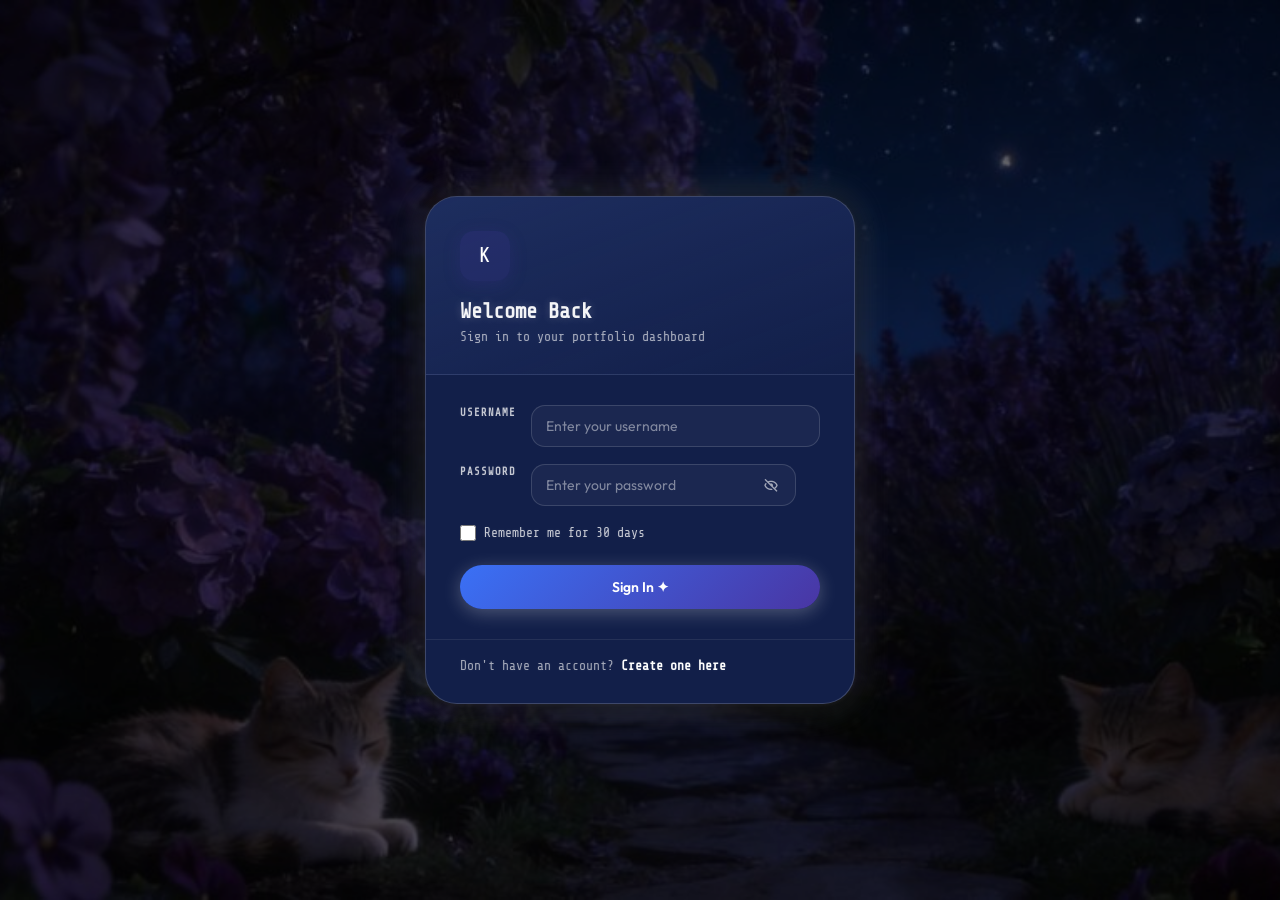
<file: index.html>
<!DOCTYPE html>
<html lang="en">
<head>
  <meta charset="UTF-8" />
  <meta name="viewport" content="width=device-width, initial-scale=1.0" />
  <link rel="stylesheet" href="style.css" />
  <link href="https://unpkg.com/boxicons@2.1.4/css/boxicons.min.css" rel="stylesheet" />
  <title>Kylene Lauron — Portfolio</title>
</head>
<body class="page-no-eh">
  <header class="header">
    <a href="index.html" class="logo"><img src="logo.jpg" alt="KLINNIUM STUDIO logo">KLINNIUM STUDIO</a>
    <nav class="navbar">
    <nav class="navbar">
      <a href="index.html" class="active">Home</a>
      <a href="about.html">About</a>
      <a href="services.html">Services</a>
      <a href="skills.html">Skills</a>
      <a href="education.html">Education</a>
      <a href="contact.html">Contact</a>
      <a href="logout.html" class="logout-btn"><i class='bx bxs-log-out'></i> Logout</a>
    </nav>
  </header>

  <section class="home">
    <div class="home-bg"></div>
    <div class="home-content">
      <div class="home-eyebrow">Available for work</div>
      <h1>Hi,I'm<br><em>Kylene Mae <br>A.Lauron</em></h1>
      <div class="home-tagline">Graphic Designer &amp; Visual Editor</div>
      <p>I turn raw content into polished, impactful visuals — specializing in
        brand identity, layout design, and visual storytelling that's both beautiful and strategic.</p>
      <div class="btn-box">
        <a href="contact.html" class="btn-primary">Hire Me ✦</a>
        <a href="about.html" class="btn-ghost">Let's Talk</a>
      </div>
    </div>

    <div class="home-sci">
      <a href="https://www.facebook.com/share/18D65qracF/" title="Facebook"><i class='bx bxl-facebook'></i></a>
      <a href="https://www.instagram.com/kaii_xniddnis?igsh=cnlieXk3eHp5MWZh" title="Instagram"><i class='bx bxl-instagram'></i></a>
    </div>
  </section>

  <script>
    window.addEventListener('DOMContentLoaded', function () {
      if (!localStorage.getItem('currentUser')) window.location.href = 'login.html';
    });
  </script>
</body>
</html>
</file>
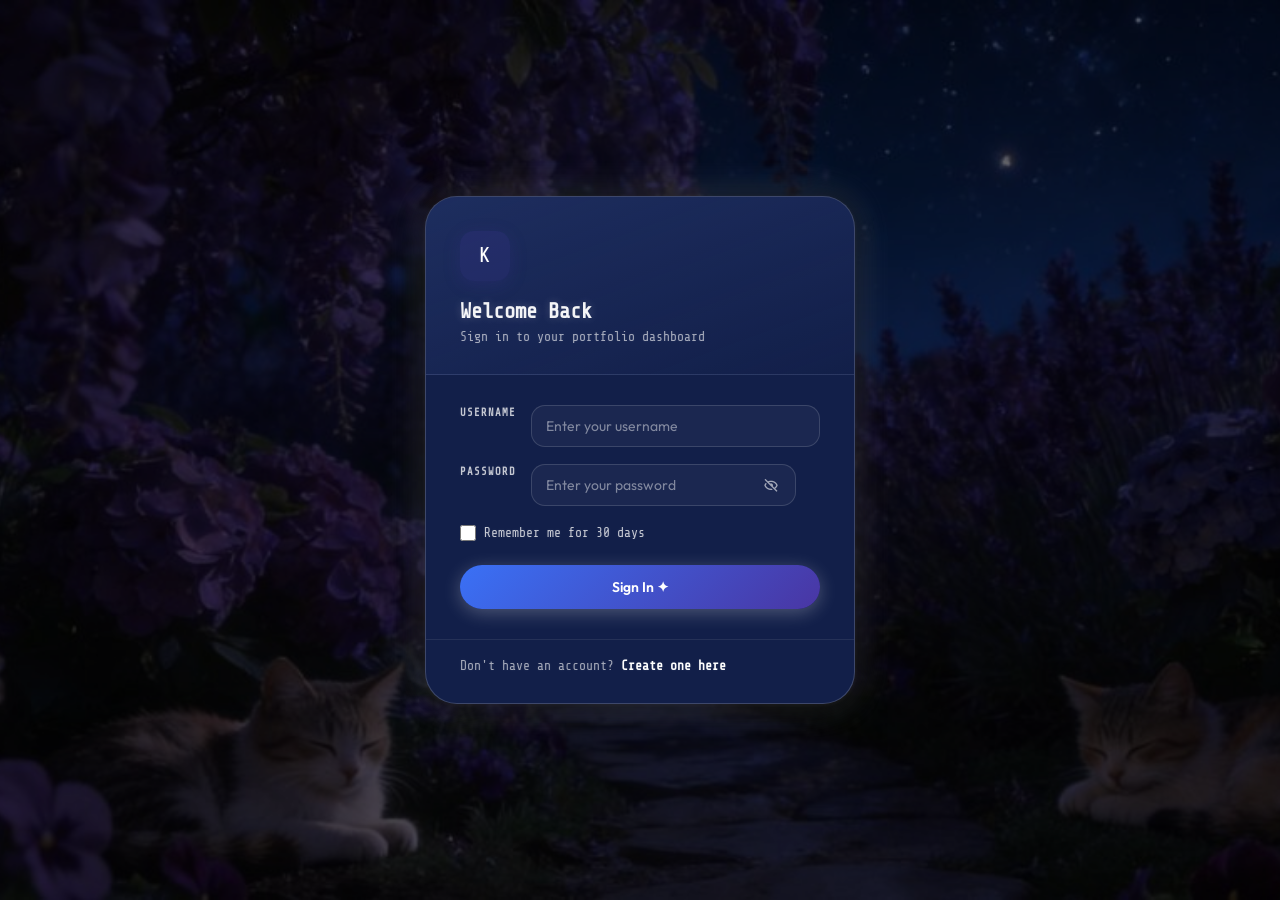
<file: about.html>
<!DOCTYPE html>
<html lang="en">
<head>
  <meta charset="UTF-8" />
  <meta name="viewport" content="width=device-width, initial-scale=1.0" />
  <link rel="stylesheet" href="style.css" />
  <link href="https://unpkg.com/boxicons@2.1.4/css/boxicons.min.css" rel="stylesheet" />
  <title>About — Kylene Lauron</title>
</head>
<body class="page-no-eh education-page about-page">

  <header class="header">
    <a href="index.html" class="logo"><img src="logo.jpg" alt="KLINNIUM STUDIO logo">KLINNIUM STUDIO</a>
    <nav class="navbar">
      <a href="index.html">Home</a>
      <a href="about.html" class="active">About</a>
      <a href="services.html">Services</a>
      <a href="skills.html">Skills</a>
      <a href="education.html">Education</a>
      <a href="contact.html">Contact</a>
      <a href="logout.html" class="logout-btn"><i class='bx bxs-log-out'></i> Logout</a>
    </nav>
  </header>

  <main class="inner-page page-logo-bg">
    <div class="page-header">
      <div class="about-header">
        <div class="about-avatar-title">
          <div class="about-avatar"><img src="logo.jpg" alt="About logo"></div>
          <h1>About <em>Me</em></h1>
        </div>
        <h2>A passionate visual editor with a keen eye for detail, aesthetics,
           and the spaces where design meets storytelling.</h2>
      </div>
      <div class="page-divider"></div>
    </div>

    <div class="about-grid">
      <div class="card" data-text="I'm Kylene Mae A. Lauron, a passionate Visual Editor with a keen eye for detail and aesthetics. I specialize in transforming raw content into visually engaging and cohesive materials, ensuring every element aligns to create a seamless and impactful experience.">
        <div class="card-icon"><i class='bx bxs-user'></i></div>
        <h3>Who I Am</h3>
        <p>I'm Kylene Mae A. Lauron, a passionate Visual Editor with a keen eye for detail and aesthetics. I specialize in transforming raw content into visually engaging and cohesive materials.</p>
      </div>

      <div class="card" data-text="My journey into visual editing began with a deep appreciation for how design and content work together to communicate ideas. I am committed to mastering the latest tools and techniques, keeping my work fresh, modern, and visually compelling.">
        <div class="card-icon"><i class='bx bxs-rocket'></i></div>
        <h3>My Journey</h3>
        <p>My journey into visual editing began with a deep appreciation for how design and content work together to communicate ideas. I am committed to mastering the latest tools.</p>
      </div>

      <div class="card" data-text="I'm driven by the challenge of making information not only easy to understand, but beautiful to experience. Strong visual presentation enhances communication and leaves a lasting impression — my goal is to design work that inspires and connects.">
        <div class="card-icon"><i class='bx bxs-bulb'></i></div>
        <h3>What Drives Me</h3>
        <p>I'm driven by the challenge of making information not only easy to understand, but beautiful to experience. Strong visual presentation enhances communication.</p>
      </div>

      <div class="card" data-text="I'm always excited to collaborate on new projects and bring visual concepts to life. Whether you have a specific design need or just want to talk, feel free to reach out — I'd love to hear from you!">
        <div class="card-icon"><i class='bx bxs-heart'></i></div>
        <h3>Let's Connect</h3>
        <p>I'm always excited to collaborate on new projects and bring visual concepts to life. Whether you have a specific design need or just want to talk.</p>
      </div>
    </div>

  </main>

  <footer>
    <p>&copy; 2026 <span>Kylene Mae Lauron</span>. All rights reserved.</p>
  </footer>

  <script>
    window.addEventListener('DOMContentLoaded', function () {
      if (!localStorage.getItem('currentUser')) window.location.href = 'login.html';
    });
  </script>
</body>
</html>
</file>
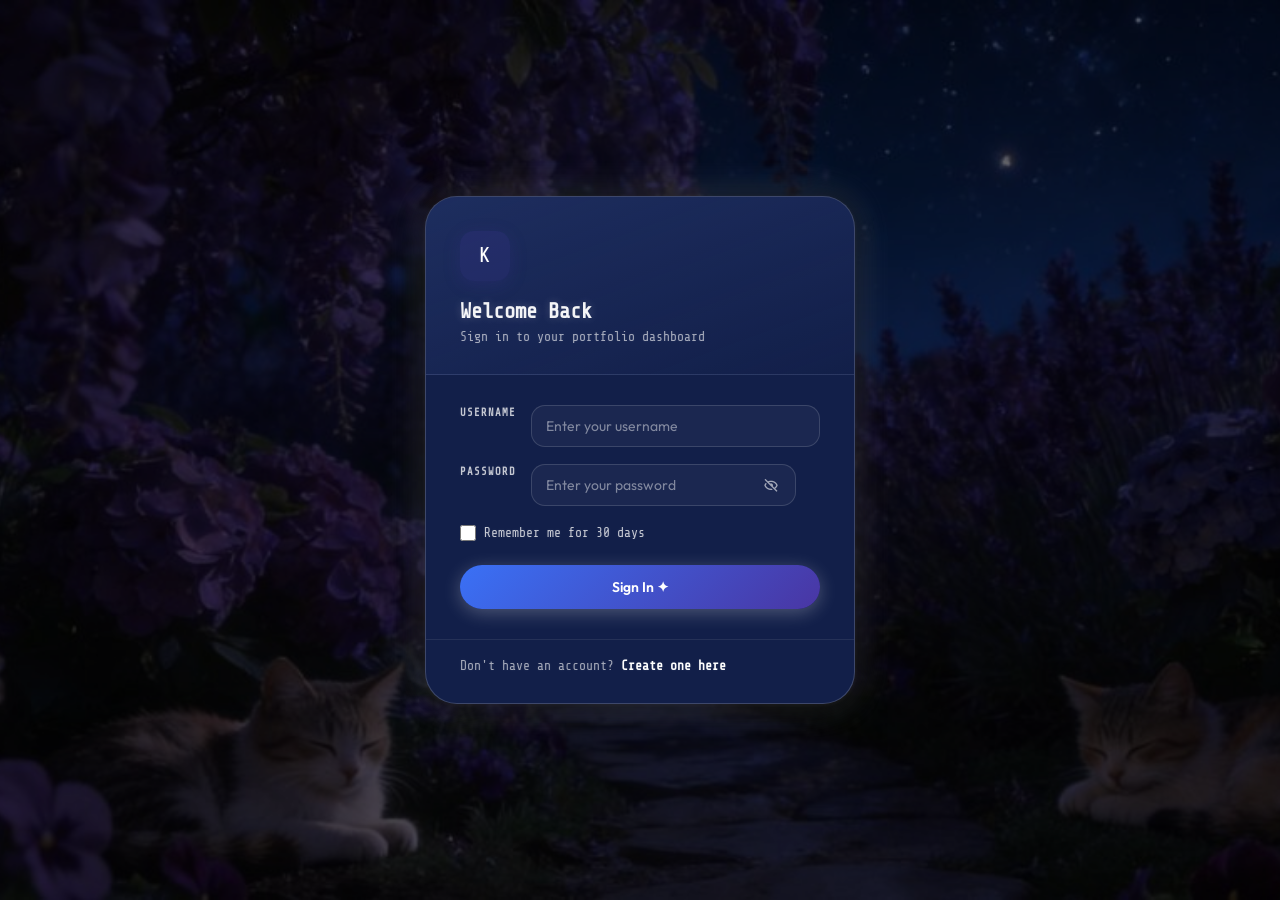
<file: education.html>
<!DOCTYPE html>
<html lang="en">
<head>
  <meta charset="UTF-8" />
  <meta name="viewport" content="width=device-width, initial-scale=1.0" />
  <link rel="stylesheet" href="style.css" />
  <link href="https://unpkg.com/boxicons@2.1.4/css/boxicons.min.css" rel="stylesheet" />
  <title>Education — Kylene Lauron</title>
</head>
<body class="page-no-eh education-page">

  <header class="header">
    <a href="index.html" class="logo"><img src="logo.jpg" alt="KLINNIUM STUDIO logo">KLINNIUM STUDIO</a>
    <nav class="navbar">
      <a href="index.html">Home</a>
      <a href="about.html">About</a>
      <a href="services.html">Services</a>
      <a href="skills.html">Skills</a>
      <a href="education.html" class="active">Education</a>
      <a href="contact.html">Contact</a>
      <a href="logout.html" class="logout-btn"><i class='bx bxs-log-out'></i> Logout</a>
    </nav>
  </header>

  <main class="inner-page page-logo-bg">
    <div class="page-header">
      <div class="about-header">
        <div class="about-avatar-title">
          <div class="about-avatar"><img src="logo.jpg" alt="About logo"></div>
          <h1>My <em>Education</em></h1>
        </div>
        <h2>The foundations built through years of study that shaped who I am as a designer and thinker.</h2>
      </div>
      <div class="page-divider"></div>
    </div>
    <div class="edu-columns">

      <div class="edu-col-card">
        <div class="edu-step-badge">01</div>
        <div class="edu-year-row">
          <div class="edu-year-tag">2011 – 2012</div>
          <span class="achievements-toggle" onclick="showAchievements(0)">ACHIEVEMENTS</span>
        </div>
        <h3>Kindergarten</h3>
        <p>I attended kindergarten in Davao City, Panabo, where I developed my foundational social and early academic skills — the very first steps of a lifelong love for learning.</p>
      </div>

      <div class="edu-col-card">
        <div class="edu-step-badge">02</div>
        <div class="edu-year-row">
          <div class="edu-year-tag">2013 – 2019</div>
          <span class="achievements-toggle" onclick="showAchievements(1)">ACHIEVEMENTS</span>
        </div>
        <h3>Elementary School</h3>
        <p>I attended Emerico Borja Elementary School, where I built core academic skills and developed strong social foundations that shaped my collaborative and detail-oriented nature.</p>
      </div>

      <div class="edu-col-card">
        <div class="edu-step-badge">03</div>
        <div class="edu-year-row">
          <div class="edu-year-tag">2019 – 2023</div>
          <span class="achievements-toggle" onclick="showAchievements(2)">ACHIEVEMENTS</span>
        </div>
        <h3>Junior &amp; Senior High School</h3>
        <p>I completed secondary education at Cabrera Altres National High School and Northeastern Mindanao Colleges, deepening academic and creative skills while discovering my passion for visual design.</p>
      </div>

    </div>
  </main>

  <footer>
    <p>&copy; 2026 <span>Kylene Mae Lauron</span>. All rights reserved.</p>
  </footer>

  <!-- Achievements Modal -->
  <div id="achievements-modal" class="achievements-modal">
    <div class="modal-backdrop" onclick="hideAchievements()"></div>
    <div class="modal-content">
      <div class="modal-header">
        <h2>Achievements Gallery</h2>
        <button class="close-btn" onclick="hideAchievements()">✕</button>
      </div>
      <div class="modal-body">
        <div id="achievements-content">
          <!-- Content will be populated by JavaScript -->
        </div>
      </div>
    </div>
  </div>

  <script>
    window.addEventListener('DOMContentLoaded', function () {
      if (!localStorage.getItem('currentUser')) window.location.href = 'login.html';
    });

    const achievementsData = [
      {
        title: "Kindergarten Achievements",
        items: [
          "Best in Class Award for Social Skills",
          "Perfect Attendance Certificate",
          "Art and Craft Excellence"
        ]
      },
      {
        title: "Elementary School Achievements",
        items: [
          "Academic Excellence in Mathematics",
          "Science Fair Winner",
          "Leadership in School Activities",
          "Honorable Mention in Arts"
        ]
      },
      {
        title: "High School Achievements",
        items: [
          "Valedictorian Award",
          "Best in Visual Arts",
          "Debate Team Captain",
          "Community Service Recognition",
          "STEM Project Excellence"
        ]
      }
    ];

    function showAchievements(index) {
      const modal = document.getElementById('achievements-modal');
      const content = document.getElementById('achievements-content');
      const data = achievementsData[index];

      content.innerHTML = `
        <h3>${data.title}</h3>
        <ul>
          ${data.items.map(item => `<li>${item}</li>`).join('')}
        </ul>
      `;

      modal.style.display = 'flex';
      setTimeout(() => modal.classList.add('active'), 10);
    }

    function hideAchievements() {
      const modal = document.getElementById('achievements-modal');
      modal.classList.remove('active');
      setTimeout(() => modal.style.display = 'none', 300);
    }
  </script>
</body>
</html>
</file>
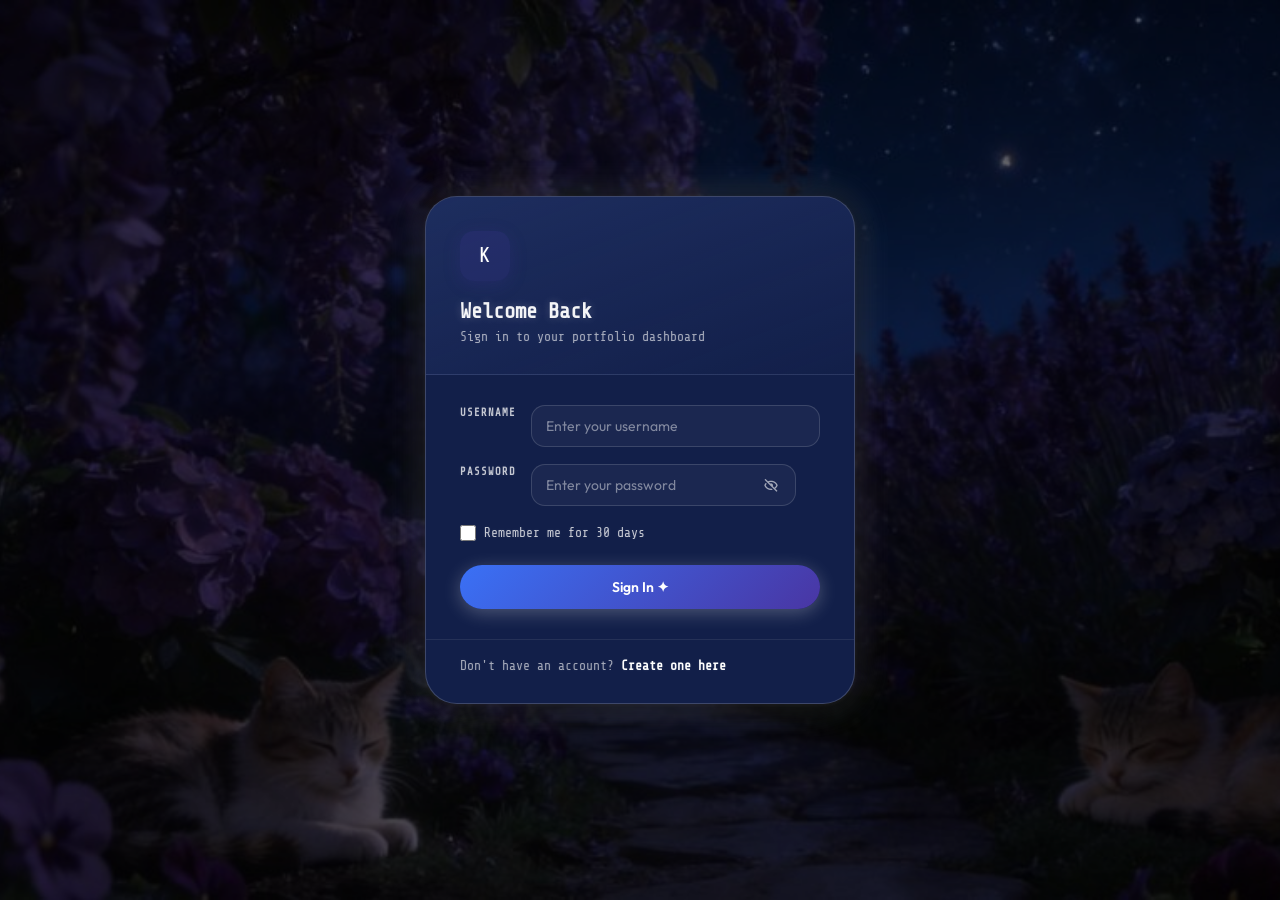
<file: login.html>
<!DOCTYPE html>
<html lang="en">
<head>
  <meta charset="UTF-8" />
  <meta name="viewport" content="width=device-width, initial-scale=1.0" />
  <link rel="stylesheet" href="style.css" />
  <link href="https://unpkg.com/boxicons@2.1.4/css/boxicons.min.css" rel="stylesheet" />
  <title>Login — KLINNIUM STUDIO</title>
</head>
<body class="auth-page">

  <div class="auth-card">
    <div class="auth-header">
      <div class="auth-mark">K</div>
      <h1>Welcome Back</h1>
      <p>Sign in to your portfolio dashboard</p>
    </div>

    <div class="auth-body">
      <form id="loginForm" onsubmit="handleLogin(event)">

        <div class="form-group">
          <label for="username">Username</label>
          <input type="text" id="username" placeholder="Enter your username" required />
          <div class="error-message" id="usernameError"></div>
        </div>

        <div class="form-group">
          <label for="password">Password</label>
          <div class="password-toggle">
            <input type="password" id="password" placeholder="Enter your password" required />
            <button type="button" class="toggle-btn" onclick="togglePassword('password', this)">
              <i class='bx bx-hide'></i>
            </button>
          </div>
          <div class="error-message" id="passwordError"></div>
        </div>

        <div class="remember-row">
          <input type="checkbox" id="remember" />
          <label for="remember">Remember me for 30 days</label>
        </div>

        <button type="submit" class="login-btn">Sign In ✦</button>
      </form>
    </div>

    <div class="auth-footer">
      <p>Don't have an account? <a href="signup.html">Create one here</a></p>
    </div>
  </div>

  <!-- Success Modal -->
  <div id="successModal" class="modal">
    <div class="modal-content">
      <div class="modal-inner">
        <div class="modal-check"><img src="logo.jpg" alt="KLINNIUM STUDIO logo"></div>
        <h2 id="welcomeMessage">Welcome back!</h2>
        <p>Redirecting to your dashboard…</p>
      </div>
    </div>
  </div>

  <script>
    const defaultUser = { Username: 'kaii', Password: 'lifesucks' };
    if (!localStorage.getItem('users')) {
      localStorage.setItem('users', JSON.stringify([defaultUser]));
    }

    function handleLogin(e) {
      e.preventDefault();
      ['usernameError','passwordError'].forEach(id => document.getElementById(id).style.display = 'none');

      const username = document.getElementById('username').value.trim();
      const password = document.getElementById('password').value.trim();
      const remember = document.getElementById('remember').checked;

      if (!username) { showErr('usernameError', 'Username is required'); return; }
      if (!password) { showErr('passwordError', 'Password is required'); return; }

      const users = JSON.parse(localStorage.getItem('users'));
      const user  = users.find(u => u.Username === username && u.Password === password);

      if (user) {
        if (remember) localStorage.setItem('rememberedUser', JSON.stringify(user));
        localStorage.setItem('currentUser', JSON.stringify(user));
        document.getElementById('welcomeMessage').textContent = 'Welcome back, ' + user.Username + '!';
        const modal = document.getElementById('successModal');
        modal.style.display = 'flex';
        setTimeout(() => window.location.href = 'index.html', 2000);
      } else {
        showErr('passwordError', 'Invalid username or password. Please try again.');
      }
    }

    function showErr(id, msg) {
      const el = document.getElementById(id);
      el.textContent = msg;
      el.style.display = 'block';
    }

    function togglePassword(fieldId, btn) {
      const field = document.getElementById(fieldId);
      const icon  = btn.querySelector('i');
      if (field.type === 'password') {
        field.type = 'text';
        icon.classList.replace('bx-hide', 'bx-show');
      } else {
        field.type = 'password';
        icon.classList.replace('bx-show', 'bx-hide');
      }
    }

    window.addEventListener('DOMContentLoaded', function () {
      const remembered = localStorage.getItem('rememberedUser');
      if (remembered) {
        const user = JSON.parse(remembered);
        document.getElementById('username').value = user.Username;
        document.getElementById('remember').checked = true;
      }
    });
  </script>
</body>
</html>
</file>
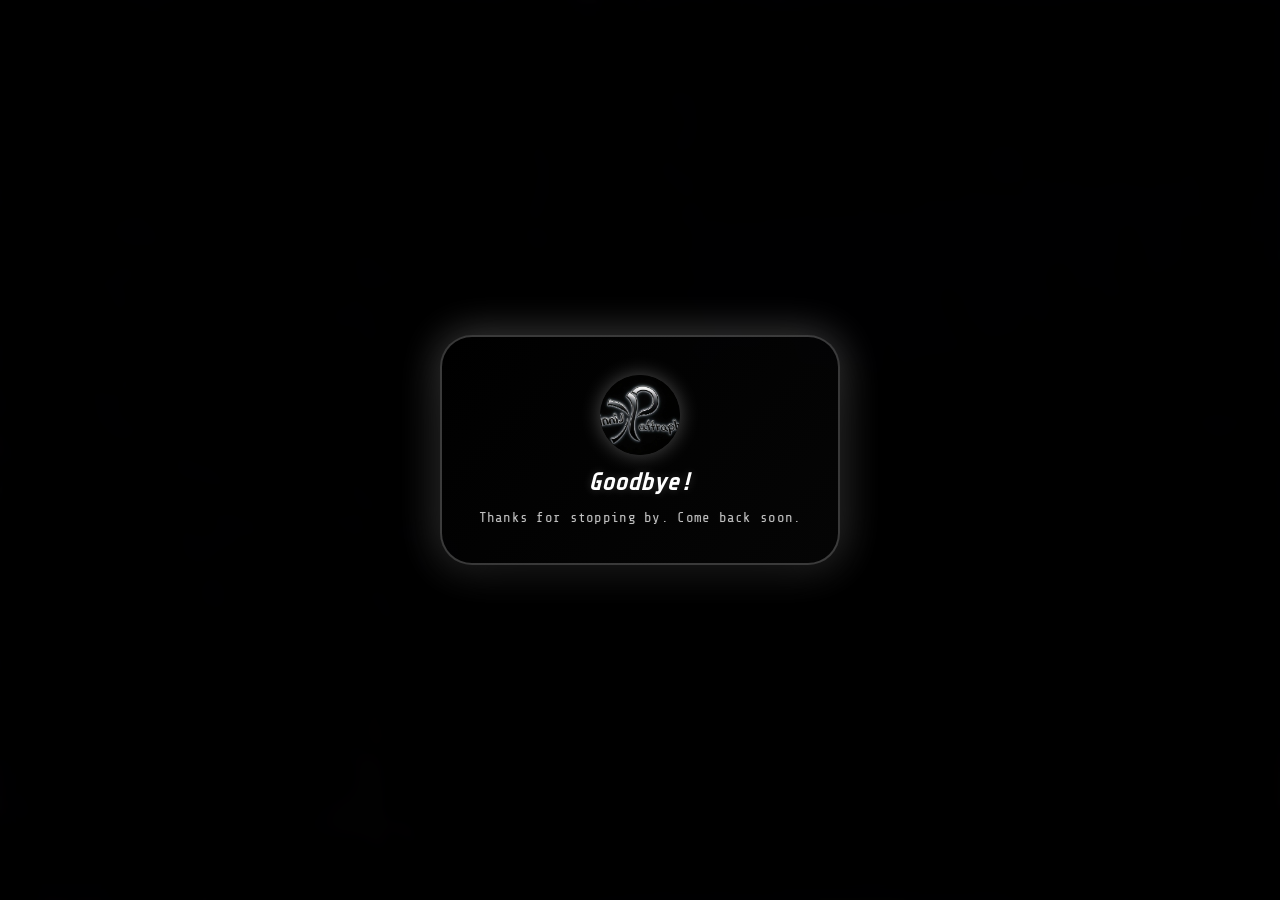
<file: logout.html>
<!DOCTYPE html>
<html lang="en">
<head>
  <meta charset="UTF-8" />
  <meta name="viewport" content="width=device-width, initial-scale=1.0" />
  <link rel="stylesheet" href="style.css" />
  <link href="https://unpkg.com/boxicons@2.1.4/css/boxicons.min.css" rel="stylesheet" />
  <title>Logging Out — KLINNIUM STUDIO</title>
</head>
<body class="auth-page">

  <!-- Logout Modal -->
  <div id="logoutModal" class="modal" style="display: flex;">
    <div class="modal-content">
      <div class="modal-inner">
        <div class="modal-check"><img src="logo.jpg" alt="KLINNIUM STUDIO logo"></div>
        <h2>Goodbye!</h2>
        <p>Thanks for stopping by. Come back soon.</p>
      </div>
    </div>
  </div>

  <script>
    localStorage.removeItem('currentUser');
    localStorage.removeItem('rememberedUser');
    setTimeout(() => window.location.href = 'login.html', 3000);
  </script>
</body>
</html>
</file>
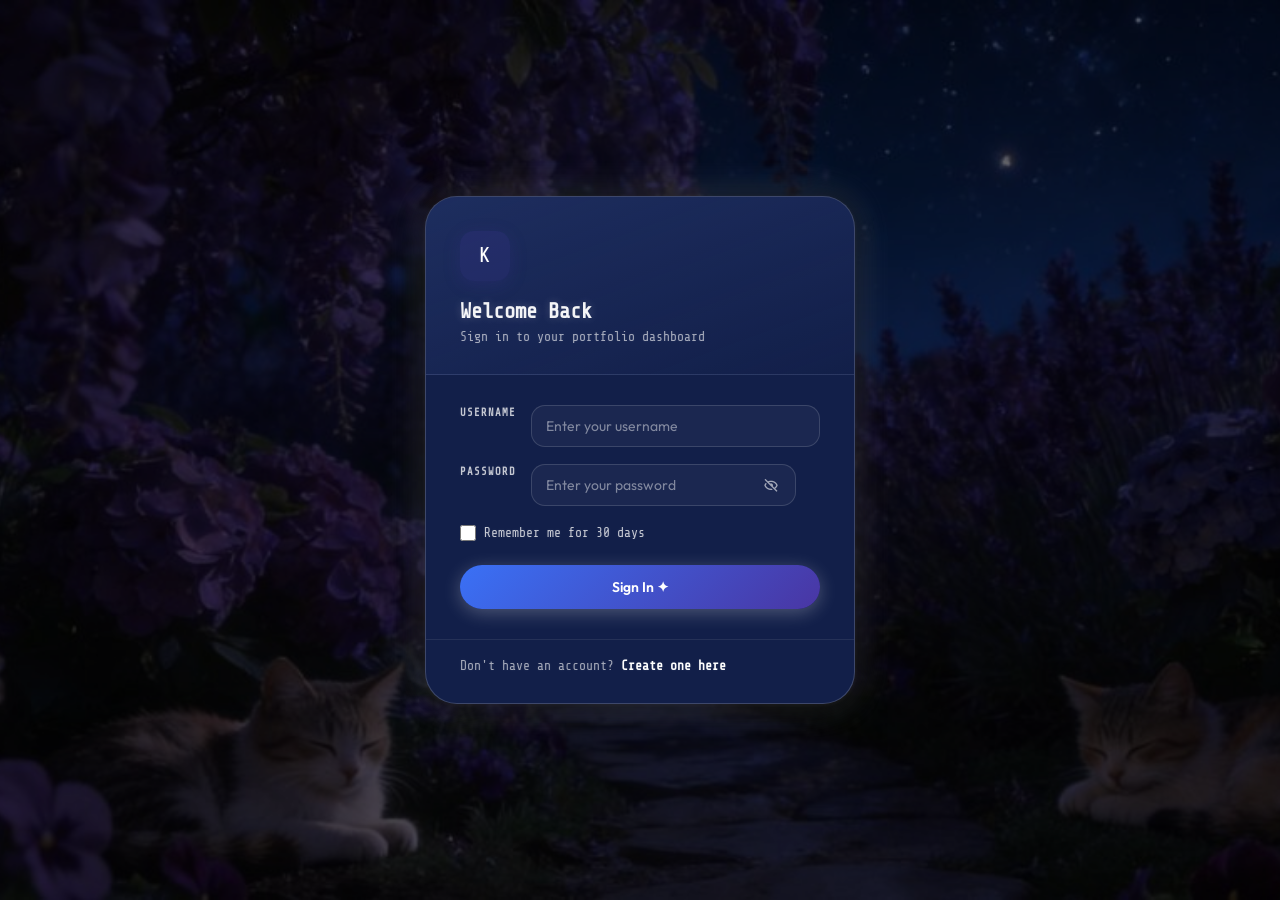
<file: sendmail.html>
<!DOCTYPE html>
<html lang="en">
<head>
  <meta charset="UTF-8" />
  <meta name="viewport" content="width=device-width, initial-scale=1.0" />
  <link rel="stylesheet" href="style.css" />
  <link href="https://unpkg.com/boxicons@2.1.4/css/boxicons.min.css" rel="stylesheet" />
  <title>Message Sent — Kylene Lauron</title>
</head>
<body>

  <header class="header">
    <a href="index.html" class="logo"><img src="logo.jpg" alt="KLINNIUM STUDIO logo">KLINNIUM STUDIO</a>
    <nav class="navbar">
      <a href="index.html">Home</a>
      <a href="about.html">About</a>
      <a href="services.html">Services</a>
      <a href="skills.html">Skills</a>
      <a href="education.html">Education</a>
      <a href="contact.html">Contact</a>
      <a href="logout.html" class="logout-btn"><i class='bx bxs-log-out'></i> Logout</a>
    </nav>
  </header>

  <main class="inner-page">
    <div class="container">
      <div class="success-message">
        <h1>Message Sent Successfully! ✦</h1>
        <p>Thank you for reaching out. I'll get back to you soon.</p>
        <a href="contact.html" class="back-btn">Back to Contact</a>
      </div>
    </div>
  </main>

  <footer>
    <p>&copy; 2026 <span>Kylene Mae Lauron</span>. All rights reserved.</p>
  </footer>

  <script>
    window.addEventListener('DOMContentLoaded', function () {
      if (!localStorage.getItem('currentUser')) window.location.href = 'login.html';
    });
  </script>
</body>
</html>
</file>
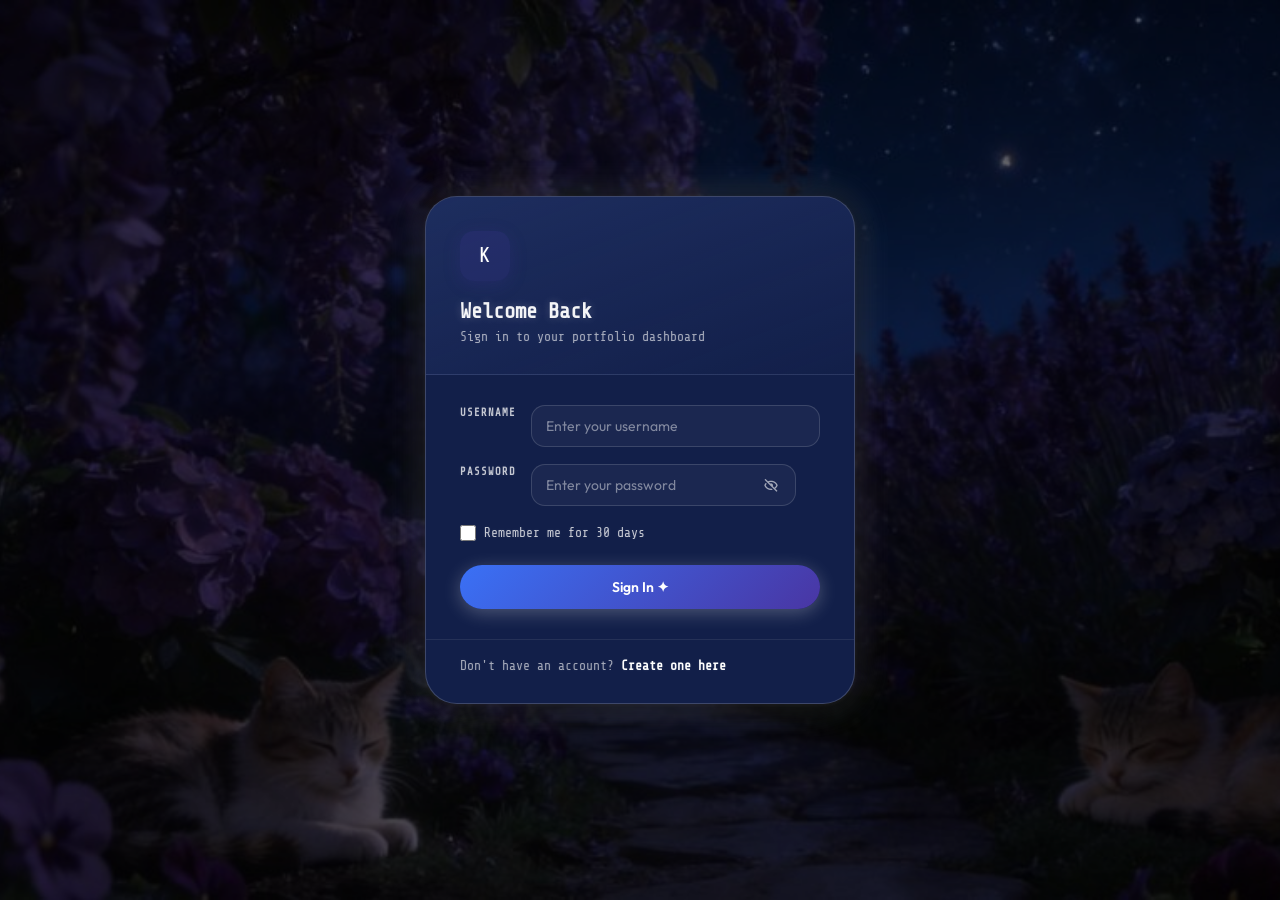
<file: services.html>
<!DOCTYPE html>
<html lang="en">
<head>
  <meta charset="UTF-8" />
  <meta name="viewport" content="width=device-width, initial-scale=1.0" />
  <link rel="stylesheet" href="style.css" />
  <link href="https://unpkg.com/boxicons@2.1.4/css/boxicons.min.css" rel="stylesheet" />
  <title>Services — Kylene Lauron</title>
</head>
<body class="page-no-eh education-page services-page">

  <header class="header">
    <a href="index.html" class="logo"><img src="logo.jpg" alt="KLINNIUM STUDIO logo">KLINNIUM STUDIO</a>
    <nav class="navbar">
      <a href="index.html">Home</a>
      <a href="about.html">About</a>
      <a href="services.html" class="active">Services</a>
      <a href="skills.html">Skills</a>
      <a href="education.html">Education</a>
      <a href="contact.html">Contact</a>
      <a href="logout.html" class="logout-btn"><i class='bx bxs-log-out'></i> Logout</a>
    </nav>
  </header>

  <main class="inner-page page-logo-bg">
    <div class="page-header">
      <div class="about-header">
        <div class="about-avatar-title">
          <div class="about-avatar"><img src="logo.jpg" alt="About logo"></div>
          <div class="services-title-chip">
            <h1>My <em>Services</em></h1>
          </div>
        </div>
        <div class="services-intro-box">
          <h2>From logo creation to full visual campaigns — every project is crafted with intention, precision, and a sharp eye for detail.</h2>
        </div>
      </div>
      <div class="page-divider"></div>
    </div>

    <div class="services-grid">
      <div class="card graphic-designing">
        <div class="card-header">
          <div class="card-icon"><i class='bx bxs-paint'></i></div>
          <h3>Graphic Designing</h3>
        </div>
        <div class="card-summary-box">
          <p class="card-summary">Logo,brand identity,and visual systems created to elevate your business with clarity,consistency,and confidence.</p>
        </div>
        <img src="graph.jpg" alt="Graphic Designing" class="service-card-image" />
      </div>

      <div class="card digital-art-editing">
        <div class="card-header">
          <div class="card-icon"><i class='bx bxs-edit'></i></div>
          <h3>Digital Art Editing</h3>
        </div>
        <div class="card-summary-box">
          <p class="card-summary">Precision editing and image refinement for strong visual storytelling and polished final assets.</p>
        </div>
        <img src="digital.jpg" alt="Digital Art Editing" class="service-card-image" />
      </div>

      <div class="card visual-content-creation">
        <div class="card-header">
          <div class="card-icon"><i class='bx bxs-folder-open'></i></div>
          <h3>Visual Content Creation</h3>
        </div>
        <div class="card-summary-box">
          <p class="card-summary">Concept-driven visuals for campaigns, social media, and marketing that feel modern, dynamic, and memorable.</p>
        </div>
        <img src="visual.jpg" alt="Visual Content Creation" class="service-card-image" />
      </div>
    </div>

  </main>

  <footer>
    <p>&copy; 2026 <span>Kylene Mae Lauron</span>. All rights reserved.</p>
  </footer>

  <script>
    window.addEventListener('DOMContentLoaded', function () {
      if (!localStorage.getItem('currentUser')) window.location.href = 'login.html';
    });
  </script>
</body>
</html>
</file>
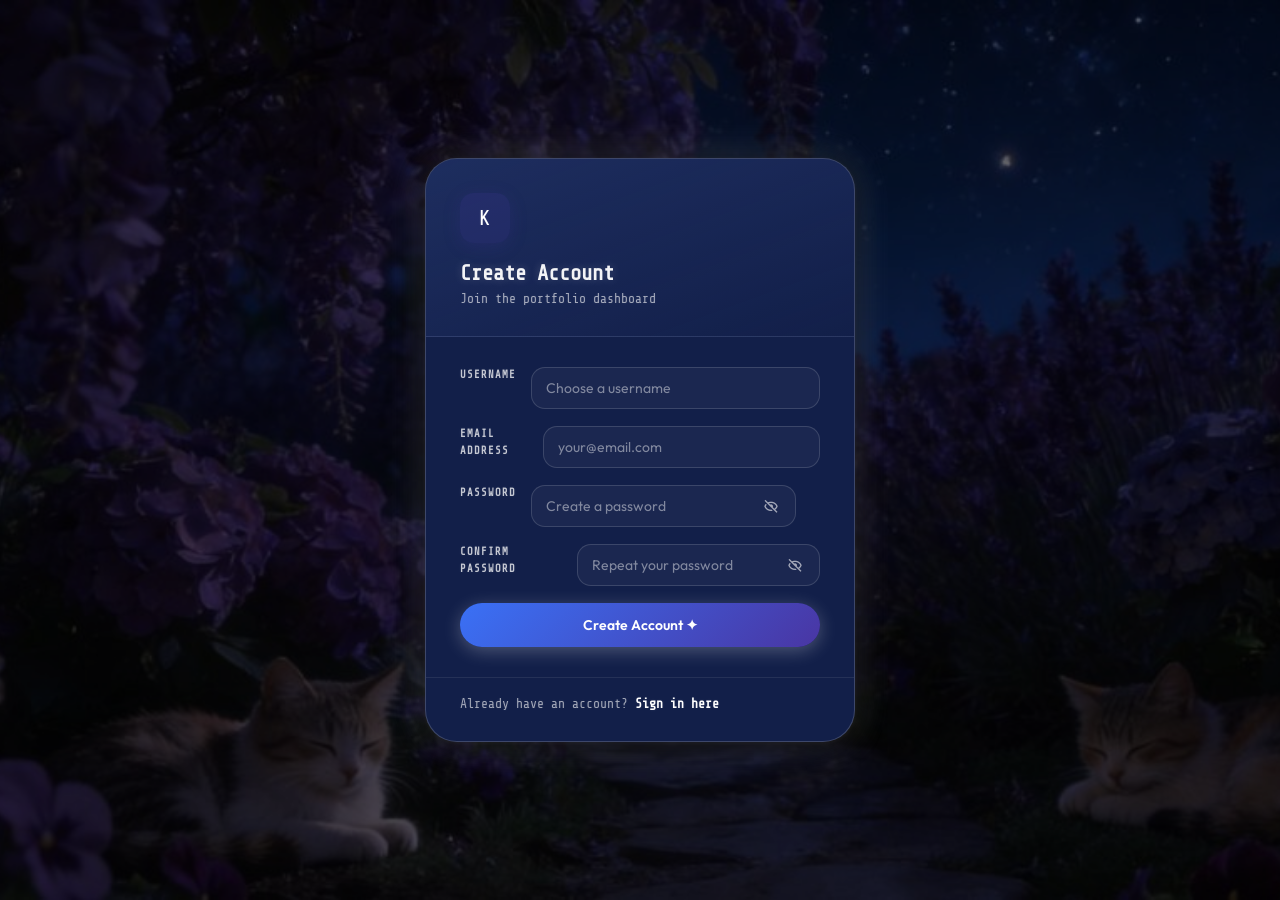
<file: signup.html>
<!DOCTYPE html>
<html lang="en">
<head>
  <meta charset="UTF-8" />
  <meta name="viewport" content="width=device-width, initial-scale=1.0" />
  <link rel="stylesheet" href="style.css" />
  <link href="https://unpkg.com/boxicons@2.1.4/css/boxicons.min.css" rel="stylesheet" />
  <title>Sign Up — KLINNIUM STUDIO</title>
</head>
<body class="auth-page">

  <div class="auth-card">
    <div class="auth-header">
      <div class="auth-mark">K</div>
      <h1>Create Account</h1>
      <p>Join the portfolio dashboard</p>
    </div>

    <div class="auth-body">
      <form id="signupForm" onsubmit="handleSignup(event)">

        <div class="form-group">
          <label for="username">Username</label>
          <input type="text" id="username" placeholder="Choose a username" required />
          <div class="error-message" id="usernameError"></div>
        </div>

        <div class="form-group">
          <label for="email">Email Address</label>
          <input type="email" id="email" placeholder="your@email.com" required />
          <div class="error-message" id="emailError"></div>
        </div>

        <div class="form-group">
          <label for="password">Password</label>
          <div class="password-toggle">
            <input type="password" id="password" placeholder="Create a password" required />
            <button type="button" class="toggle-btn" onclick="togglePassword('password', this)">
              <i class='bx bx-hide'></i>
            </button>
          </div>
          <div class="error-message" id="passwordError"></div>
        </div>

        <div class="form-group">
          <label for="confirmPassword">Confirm Password</label>
          <div class="password-toggle">
            <input type="password" id="confirmPassword" placeholder="Repeat your password" required />
            <button type="button" class="toggle-btn" onclick="togglePassword('confirmPassword', this)">
              <i class='bx bx-hide'></i>
            </button>
          </div>
          <div class="error-message" id="confirmError"></div>
        </div>

        <button type="submit" class="login-btn">Create Account ✦</button>
      </form>
    </div>

    <div class="auth-footer">
      <p>Already have an account? <a href="login.html">Sign in here</a></p>
    </div>
  </div>

  <script>
    function handleSignup(e) {
      e.preventDefault();
      ['usernameError','emailError','passwordError','confirmError'].forEach(id => {
        document.getElementById(id).style.display = 'none';
      });

      const username = document.getElementById('username').value.trim();
      const email    = document.getElementById('email').value.trim();
      const password = document.getElementById('password').value.trim();
      const confirm  = document.getElementById('confirmPassword').value.trim();

      if (!username)           { showErr('usernameError', 'Username is required'); return; }
      if (!email)              { showErr('emailError', 'Email is required'); return; }
      if (password.length < 6) { showErr('passwordError', 'Password must be at least 6 characters'); return; }
      if (password !== confirm) { showErr('confirmError', 'Passwords do not match'); return; }

      const users = JSON.parse(localStorage.getItem('users') || '[]');
      if (users.find(u => u.Username === username)) {
        showErr('usernameError', 'Username already taken'); return;
      }

      users.push({ Username: username, Password: password, Email: email });
      localStorage.setItem('users', JSON.stringify(users));
      alert('Account created! You can now sign in ✦');
      window.location.href = 'login.html';
    }

    function showErr(id, msg) {
      const el = document.getElementById(id);
      el.textContent = msg;
      el.style.display = 'block';
    }

    function togglePassword(fieldId, btn) {
      const field = document.getElementById(fieldId);
      const icon  = btn.querySelector('i');
      if (field.type === 'password') {
        field.type = 'text';
        icon.classList.replace('bx-hide', 'bx-show');
      } else {
        field.type = 'password';
        icon.classList.replace('bx-show', 'bx-hide');
      }
    }
  </script>
</body>
</html>
</file>
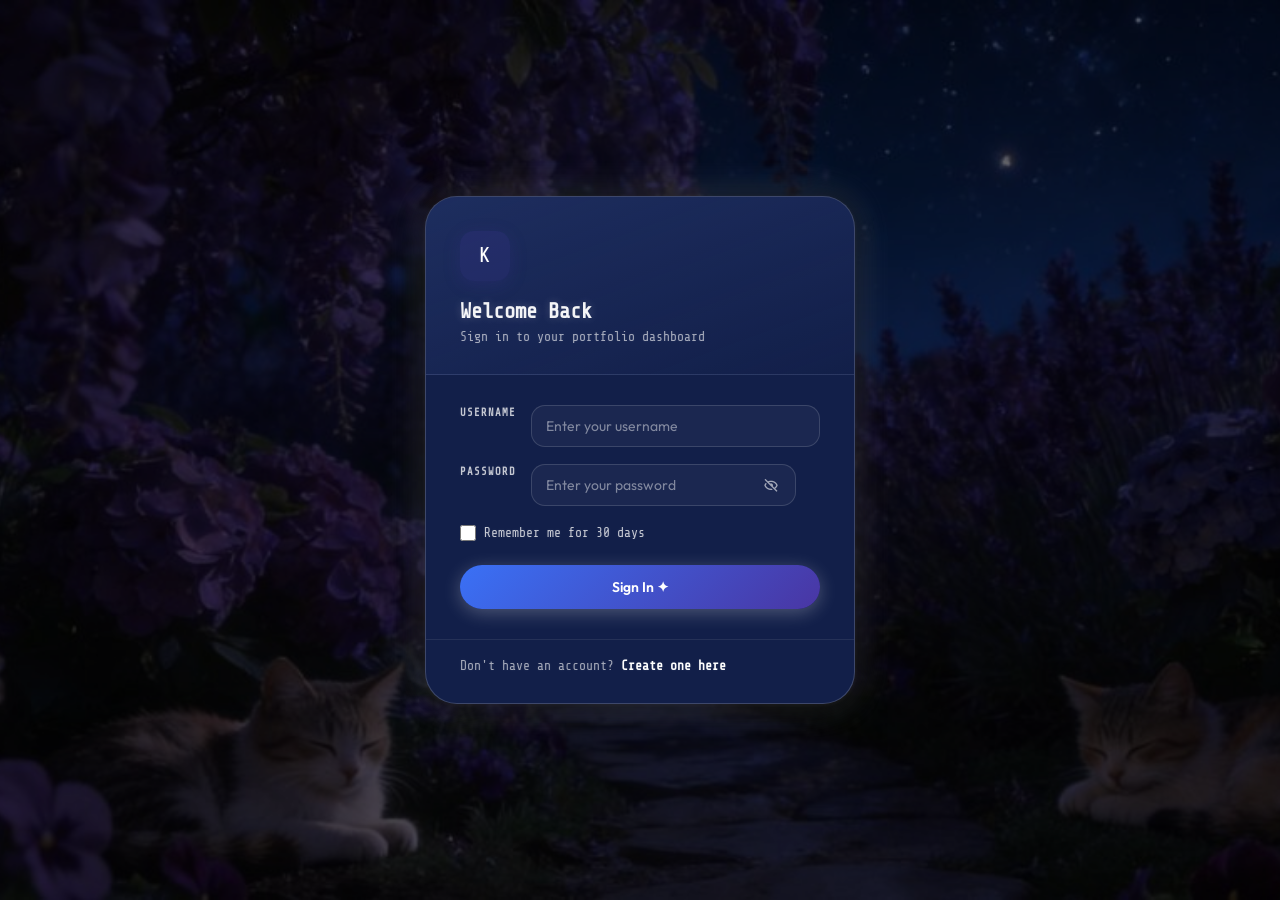
<file: skills.html>
<!DOCTYPE html>
<html lang="en">
<head>
  <meta charset="UTF-8" />
  <meta name="viewport" content="width=device-width, initial-scale=1.0" />
  <link rel="stylesheet" href="style.css" />
  <link href="https://unpkg.com/boxicons@2.1.4/css/boxicons.min.css" rel="stylesheet" />
  <title>Skills — Kylene Lauron</title>
</head>
<body class="page-no-eh education-page">

  <header class="header">
    <a href="index.html" class="logo"><img src="logo.jpg" alt="KLINNIUM STUDIO logo">KLINNIUM STUDIO</a>
    <nav class="navbar">
      <a href="index.html">Home</a>
      <a href="about.html">About</a>
      <a href="services.html">Services</a>
      <a href="skills.html" class="active">Skills</a>
      <a href="education.html">Education</a>
      <a href="contact.html">Contact</a>
      <a href="logout.html" class="logout-btn"><i class='bx bxs-log-out'></i> Logout</a>
    </nav>
  </header>

  <main class="inner-page page-logo-bg">
    <div class="page-header">
      <div class="about-header">
        <div class="about-avatar-title">
          <div class="about-avatar"><img src="logo.jpg" alt="About logo"></div>
          <h1>My <em>Skills</em></h1>
        </div>
        <h2>A toolkit built through hands-on practice, creative curiosity, and a commitment to craft.</h2>
      </div>
      <div class="page-divider"></div>
    </div>

    <div class="skills-layout">

      <!-- Tools & Software -->
      <div class="skill-panel">
        <div class="skill-panel-title">Tools &amp; Software</div>

        <div class="skill-item">
          <div class="skill-label"><span>Adobe Photoshop</span><span>88%</span></div>
          <div class="skill-track"><div class="skill-fill" style="width:88%; --d:0.1s;"></div></div>
        </div>
        <div class="skill-item">
          <div class="skill-label"><span>Adobe Illustrator</span><span>75%</span></div>
          <div class="skill-track"><div class="skill-fill" style="width:75%; --d:0.2s;"></div></div>
        </div>
        <div class="skill-item">
          <div class="skill-label"><span>Canva</span><span>95%</span></div>
          <div class="skill-track"><div class="skill-fill" style="width:95%; --d:0.3s;"></div></div>
        </div>
        <div class="skill-item">
          <div class="skill-label"><span>Figma</span><span>70%</span></div>
          <div class="skill-track"><div class="skill-fill" style="width:70%; --d:0.4s;"></div></div>
        </div>
      </div>

      <!-- Core Competencies -->
      <div class="skill-panel">
        <div class="skill-panel-title">Core Competencies</div>

        <div class="skill-item">
          <div class="skill-label"><span>Visual Identity Design</span><span>90%</span></div>
          <div class="skill-track"><div class="skill-fill" style="width:90%; --d:0.15s;"></div></div>
        </div>
        <div class="skill-item">
          <div class="skill-label"><span>Typography &amp; Layout</span><span>85%</span></div>
          <div class="skill-track"><div class="skill-fill" style="width:85%; --d:0.25s;"></div></div>
        </div>
        <div class="skill-item">
          <div class="skill-label"><span>Color Theory</span><span>88%</span></div>
          <div class="skill-track"><div class="skill-fill" style="width:88%; --d:0.35s;"></div></div>
        </div>
        <div class="skill-item">
          <div class="skill-label"><span>Campaign Asset Creation</span><span>80%</span></div>
          <div class="skill-track"><div class="skill-fill" style="width:80%; --d:0.45s;"></div></div>
        </div>
      </div>

      <!-- Summary card spans full width -->
      <div class="skill-summary">
        <div class="skill-summary-icon"><i class='bx bxs-star'></i></div>
        <div>
          <h3>Visual Editor</h3>
          <p>I specialize in polishing images, aligning work with brand guidelines, coordinating campaigns, optimizing digital assets, and collaborating across teams — with a sharp eye for every detail that makes visuals truly shine.</p>
        </div>
      </div>

    </div>
  </main>

  <footer>
    <p>&copy; 2026 <span>Kylene Mae Lauron</span>. All rights reserved.</p>
  </footer>

  <script>
    window.addEventListener('DOMContentLoaded', function () {
      if (!localStorage.getItem('currentUser')) window.location.href = 'login.html';
    });
  </script>
</body>
</html>
</file>
<file: style.css>
/* ================================================================
   CYBER ROBOTIC SYSTEM — "Deep Blue + Black" · Digital & Futuristic
   Circuit patterns · Data streams · Geometric precision
   ================================================================ */

@import url('https://fonts.googleapis.com/css2?family=Playfair+Display:ital,wght@0,400;0,600;0,700;1,400;1,600&family=Outfit:wght@300;400;500;600;700&family=Share+Tech+Mono&display=swap');

/* ── CSS VARIABLES ── */
:root {
  --black:          #0a142f;
  --black-soft:     #0f1d44;
  --black-card:     #121f49;
  --black-card-2:   #16275d;
  --black-glass:    rgba(10, 18, 37, 0.88);

  --blue-deep:      #081c3f;
  --blue-mid:       #0e3b78;
  --blue-vivid:     #253d74;
  --blue-bright:    #715fb1;
  --blue-electric:  #35206d;
  --blue-glow:      rgba(112, 216, 255, 0.18);
  --blue-light:     rgba(112, 216, 255, 0.08);
  --blue-border:    rgba(112, 216, 255, 0.16);

  --violet-deep:    #25134c;
  --violet-mid:     #4c37a8;
  --violet-vivid:   #8c74ff;
  --violet-bright:  #7967b3;
  --violet-electric:#583887;
  --violet-glow:    rgba(195, 156, 255, 0.18);
  --violet-light:   rgba(107, 76, 152, 0.08);
  --violet-border:  rgba(114, 91, 150, 0.16);

  --pastel-violet:  #d1c0ff;

  --cyan-accent:    #ffffff;
  --silver-metal:   #c2d7ff;
  --silver-light:   rgba(194, 215, 255, 0.15);

  --text-primary:   rgba(255, 255, 255, 0.95);
  --text-secondary: rgba(255, 255, 255, 0.75);
  --text-muted:     rgba(255, 255, 255, 0.6);

  --border:         rgba(255,255,255,0.16);
  --border-soft:    rgba(255,255,255,0.08);
  --border-card:    rgba(255,255,255,0.18);

  --r-sm:   8px;
  --r-md:   14px;
  --r-lg:   22px;
  --r-xl:   32px;
  --r-pill: 999px;

  --shadow-card: 0 4px 24px rgba(0,0,0,0.6), 0 1px 4px rgba(255,255,255,0.08);
  --shadow-hover:0 12px 40px rgba(0,0,0,0.7), 0 4px 16px rgba(255,255,255,0.16);
  --shadow-glow: 0 0 40px rgba(255,255,255,0.18);

  --ease:   cubic-bezier(0.4, 0, 0.2, 1);
  --spring: cubic-bezier(0.34, 1.56, 0.64, 1);
  --t:      0.32s;
  --t-slow: 0.55s;
}

/* ── RESET ── */
*, *::before, *::after { margin:0; padding:0; box-sizing:border-box; }

/* Allow selection on form elements and interactive content */
input, textarea, button, a {
  -webkit-user-select: text;
  user-select: text;
}
html {
  scroll-behavior: auto;
}

body {
  font-family: 'Share Tech Mono', 'Courier New', monospace;
  font-size: 14px;
  
  color: var(--text-primary);
  line-height: 1.6;
  overflow-x: hidden;
  min-height: 100vh;
  text-shadow: 0 0 3px rgba(255, 255, 255, 0.1);
}



body::before {
  content: '';
  position: fixed;
  inset: 0;
  background:
    radial-gradient(ellipse 70% 60% at 100% 0%, rgba(255,255,255,0.08) 0%, transparent 65%),
    radial-gradient(ellipse 50% 40% at 0%  100%, rgba(255,255,255,0.18)  0%, transparent 60%);
  pointer-events: none;
  z-index: 0;
}

body::after {
  content: '';
  position: fixed;
  inset: 0;
  background:
    url('kai.jpg') center/cover no-repeat;
  background-size: cover;
  background-blend-mode: normal;
  pointer-events: none;
  z-index: 0;
}

body.page-no-eh::after {
  background:
    linear-gradient(180deg, rgba(0, 0, 0, 0.78), rgba(0, 0, 0, 0.84)),
    radial-gradient(rgba(255,255,255,0.04) 1px, transparent 1px);
  background-size: 100% 100%, 28px 28px;
  background-blend-mode: normal, normal;
}

.index-page {
  background: none;
}
.index-page::before,
.index-page::after {
  display: none;
}

a { text-decoration: none; color: inherit; }
h1, h2, h3 { font-family: 'Share Tech Mono', 'Courier New', monospace; line-height: 1.15; color: var(--text-primary); text-shadow: 0 0 10px rgba(255, 255, 255, 0.2); }

/* ================================================================
   HEADER
   ================================================================ */

.header {
  position: fixed;
  top: 0; left: 0; width: 100%;
  height: 80px;
  padding: 0 2%;
  background: transparent;
  
  display: flex;
  align-items: center;
  justify-content: space-between;
  z-index: 1000;
 
}

.logo {
  font-family: 'Share Tech Mono', 'Courier New', monospace;
  font-style: normal;
  font-size: 16px;
  color: var(--cyan-accent);
  letter-spacing: 0.08em;
  display: flex;
  align-items: center;
  gap: 12px;
  white-space: nowrap;
  text-shadow: 0 0 10px rgba(255,255,255,0.25);
}
.logo img {
  width: 44px;
  height: 44px;
  border-radius: 50%;
  object-fit: cover;
  display: inline-block;
  box-shadow: 0 0 20px rgba(255,255,255,0.3);
  flex-shrink: 0;
  border: 1px solid rgba(255,255,255,0.15);
}


.navbar {
  display: flex;
  align-items: center;
  gap: 2px;
}

.navbar a {
  font-family: 'Outfit', sans-serif;
  font-size: 13px;
  font-weight: 500;
  color: var(--text-secondary);
  padding: 6px 12px;
  border-radius: var(--r-pill);
  transition: all var(--t) var(--ease);
  white-space: nowrap;
  position: relative;
  cursor: pointer;
}
.navbar a:hover { color: var(--text-primary); background: rgba(255,255,255,0.05); }
.navbar a.active {
  color: #000;
  background: linear-gradient(135deg, rgba(76, 55, 168, 0.95), rgba(60, 117, 255, 0.95));
  box-shadow: 0 0 18px rgba(60, 117, 255, 0.16), 0 0 36px rgba(112, 216, 255, 0.08), inset 0 0 15px rgba(255,255,255,0.08);
  font-weight: 600;
}

.logout-btn {
  font-size: 12.5px !important;
  font-weight: 600 !important;
  color: #ffffff !important;
  background: linear-gradient(135deg, rgba(76, 55, 168, 0.95), rgba(60, 117, 255, 0.95)) ;
  padding: 7px 16px !important;
  border-radius: var(--r-pill) !important;
  margin-left: 6px !important;
  display: inline-flex !important;
  align-items: center;
  gap: 5px;
  box-shadow: 0 2px 12px var(--blue-glow);
  transition: all var(--t) var(--ease) !important;
}
.logout-btn:hover {
  transform: none !important;
  box-shadow: 0 8px 28px rgba(119, 91, 214, 0.28) !important;
  background: linear-gradient(135deg, var(--blue-vivid), var(--cyan-accent)) !important;
  color: #000 !important;
}

/* ================================================================
   HOME HERO
   ================================================================ */

.home {
  position: relative;
  min-height: 100vh;
  display: flex;
  align-items: center;
  justify-content: space-between;
  padding: 0 6%;
  overflow: hidden;
}

.home-bg {
  position: absolute;
  inset: 0;
  z-index: 0;
  background:
    linear-gradient(180deg, rgba(0, 0, 0, 0.45), rgba(4, 12, 30, 0.55)),
    url('kai.jpg') center/cover no-repeat;
  background-blend-mode: normal;
  opacity: 1;
}






@keyframes scanPulse {
  to { background-position: 0 48px; }
}

.home-content {
  position: relative;
  z-index: 2;
  max-width: 560px;
  text-align: left;
  animation: fadeSlideUp 0.9s var(--ease) both;
  flex: 0 0 auto;
  width: min(48%, 620px);
}
.home-content::after {
  content: '';
  position: absolute;
  top: -28px;
  right: -32px;
  width: 180px;
  height: 180px;
  background: radial-gradient(circle at center, rgba(255,255,255,0.12), transparent 56%);
  filter: blur(20px);
  opacity: 0.85;
  pointer-events: none;
}

@keyframes fadeSlideUp {
  from { opacity:0; transform: translateY(28px); }
  to   { opacity:1; transform: translateY(0); }
}

.home-eyebrow {
  display: inline-flex;
  align-items: center;
  gap: 8px;
  font-size: 11px;
  font-weight: 700;
  letter-spacing: 0.14em;
  text-transform: uppercase;
  color: var(--blue-bright);
  background: var(--blue-light);
  border: 1px solid var(--border);
  padding: 5px 14px;
  border-radius: var(--r-pill);
  margin-bottom: 22px;
}
.home-eyebrow::before { content: '◆'; font-size: 7px; }

.home-content h1 {
  position: relative;
  font-size: clamp(30px, 5vw, 69px);
  color: var(--text-primary);
  line-height: 1.05;
  margin-bottom: 15px;
  letter-spacing: 0.03em;
  text-transform: uppercase;
}
.home-content h1::after {
  content: '';
  position: absolute;
  left: -52px;
  top: 44%;
  width: 56px;
  height: 56px;
  border-radius: 50%;
  background: rgba(255,255,255,0.08);
  filter: blur(10px);
  z-index: -1;
}
.home-content h1 em { color: var(--cyan-accent); font-style: normal; font-weight: 700; }

.home-tagline {
  font-family: 'Outfit', sans-serif;
  font-size: 12.5px;
  font-weight: 700;
  letter-spacing: 0.12em;
  text-transform: uppercase;
  color: var(--blue-bright);
  margin-bottom: 20px;
  display: flex;
  align-items: center;
  gap: 10px;
}
.home-tagline::before { content:''; width:28px; height:2px; background: var(--blue-bright); border-radius:2px; }

.home-content p {
  font-size: 15px;
  color: var(--text-secondary);
  line-height: 1.82;
  margin-bottom: 36px;
  max-width: 440px;
}

.btn-box {
  display: flex;
  gap: 12px;
  align-items: center;
  flex-wrap: wrap;
}

.btn-primary {
  display: inline-flex;
  align-items: center;
  gap: 7px;
  padding: 12px 28px;
  background: linear-gradient(135deg, rgba(76, 55, 168, 0.95), rgba(60, 117, 255, 0.95));
  color: #000;
  font-family: 'Outfit', sans-serif;
  font-size: 14px;
  font-weight: 600;
  border-radius: var(--r-pill);
  box-shadow: 0 4px 20px rgba(60, 117, 255, 0.20);
  transition: all var(--t) var(--ease);
  letter-spacing: 0.02em;
}
.btn-primary:hover {
  transform: translateY(-3px);
  box-shadow: 0 8px 28px rgba(60, 117, 255, 0.35);
  background: linear-gradient(135deg, rgba(76, 55, 168, 1), rgba(60, 117, 255, 1));
  color: #000;
}

.btn-ghost {
  display: inline-flex;
  align-items: center;
  gap: 7px;
  padding: 11px 26px;
  background: transparent;
  color: var(--text-primary);
  font-family: 'Outfit', sans-serif;
  font-size: 14px;
  font-weight: 500;
  border: 1.5px solid var(--border);
  border-radius: var(--r-pill);
  transition: all var(--t) var(--ease);
}
.btn-ghost:hover {
  border-color: var(--cyan-accent);
  color: var(--cyan-accent);
  background: var(--blue-light);
  transform: translateY(-3px);
  box-shadow: 0 4px 16px rgba(255,255,255,0.12);
}

.home-sci {
  position: absolute;
  bottom: 44px;
  left: 6%;
  display: flex;
  gap: 10px;
  z-index: 2;
}
.home-sci a {
  width: 40px; height: 40px;
  border-radius: 50%;
  border: 1.5px solid var(--border);
  background: rgba(8,11,18,0.55);
  backdrop-filter: blur(8px);
  display: flex; align-items: center; justify-content: center;
  font-size: 17px;
  color: var(--text-secondary);
  transition: all var(--t) var(--ease);
}
.home-sci a:hover {
  border-color: var(--cyan-accent);
  color: var(--cyan-accent);
  background: transparent;
  transform: translateY(-3px);
  box-shadow: 0 4px 14px rgba(255,255,255,0.16);
}

/* ================================================================
   HERO STATS
   ================================================================ */

.hero-stats {
  padding: 60px 2%;
  background: linear-gradient(135deg, rgba(255,255,255,0.04), rgba(255,255,255,0.02));
  position: relative;
  overflow: hidden;
}

.hero-stats::before {
  content: '';
  position: absolute;
  top: 0;
  left: 0;
  right: 0;
  bottom: 0;
  background: radial-gradient(circle at 20% 80%, rgba(255,255,255,0.10) 0%, transparent 50%),
              radial-gradient(circle at 80% 20%, rgba(255,255,255,0.08) 0%, transparent 50%);
  pointer-events: none;
}

.stats-grid {
  display: grid;
  grid-template-columns: repeat(auto-fit, minmax(250px, 1fr));
  gap: 30px;
  max-width: 1200px;
  margin: 0 auto;
  position: relative;
  z-index: 1;
}

.stat-box {
  background: var(--black-card);
  border: 1px solid var(--border);
  border-radius: var(--r-lg);
  padding: 30px 25px;
  text-align: center;
  transition: all var(--t) var(--ease);
  position: relative;
  overflow: hidden;
}

.stat-box::before {
  content: '';
  position: absolute;
  top: 0;
  left: -100%;
  width: 100%;
  height: 100%;
  background: linear-gradient(90deg, transparent, rgba(255,255,255,0), transparent);
  transition: left 0.5s var(--ease);
}

.stat-box:hover::before {
  left: 100%;
}

.stat-box:hover {
  border-color: var(--cyan-accent);
  transform: translateY(-5px);
  box-shadow: 0 10px 30px rgba(255,255,255,0.18);
}

.stat-number {
  font-size: 48px;
  font-weight: 700;
  color: var(--cyan-accent);
  margin-bottom: 8px;
  font-family: 'Share Tech Mono', monospace;
  text-shadow: 0 0 10px rgba(255,255,255,0.20);
}

.stat-label {
  font-size: 16px;
  color: var(--text-primary);
  margin-bottom: 15px;
  font-weight: 500;
}

.stat-icon {
  font-size: 24px;
  opacity: 0.8;
}

/* ================================================================
   FEATURED SERVICES
   ================================================================ */

.featured-services {
  padding: 80px 2%;
  background: var(--bg-primary);
}

.section-header {
  text-align: center;
  margin-bottom: 60px;
}

.section-header h2 {
  font-size: 36px;
  color: var(--text-primary);
  margin-bottom: 12px;
  font-weight: 600;
}

.section-header p {
  font-size: 16px;
  color: var(--text-secondary);
  max-width: 600px;
  margin: 0 auto;
}

.services-grid {
  display: grid;
  grid-template-columns: repeat(auto-fit, minmax(350px, 1fr));
  gap: 30px;
  max-width: 1200px;
  margin: 0 auto;
}

.service-card {
  background: var(--black-card);
  border: 1px solid var(--border);
  border-radius: var(--r-lg);
  padding: 40px 30px;
  text-align: center;
  transition: all var(--t) var(--ease);
  position: relative;
  overflow: hidden;
}

.service-card::before {
  content: '';
  position: absolute;
  top: 0;
  left: 0;
  right: 0;
  bottom: 0;
  background: linear-gradient(135deg, rgba(255,255,255,0.04), rgba(255,255,255,0.02));
  opacity: 0;
  transition: opacity var(--t) var(--ease);
}

.service-card:hover::before {
  opacity: 1;
}

.service-card:hover {
  border-color: rgba(255,255,255,0.24);
  transform: translateY(-8px);
  box-shadow: 0 15px 40px rgba(255,255,255,0.12);
}

.service-icon {
  font-size: 48px;
  margin-bottom: 20px;
  display: block;
  color: #ffffff;
}

.service-card h3 {
  font-size: 24px;
  color: var(--text-primary);
  margin-bottom: 15px;
  font-weight: 600;
}

.service-card p {
  color: var(--text-secondary);
  line-height: 1.6;
  margin-bottom: 25px;
}

.service-link {
  color: #ffffff;
  text-decoration: none;
  font-weight: 500;
  display: inline-flex;
  align-items: center;
  gap: 8px;
  transition: all var(--t) var(--ease);
}

.service-link:hover {
  color: #ffffff;
  transform: translateX(5px);
  text-shadow: 0 0 10px rgba(255,255,255,0.25);
}

/* ================================================================
   PORTFOLIO PREVIEW
   ================================================================ */

.portfolio-preview {
  padding: 80px 2%;
  background: linear-gradient(135deg, rgba(255,255,255,0.02), rgba(255,255,255,0.01));
}

.portfolio-grid {
  display: grid;
  grid-template-columns: repeat(auto-fit, minmax(350px, 1fr));
  gap: 30px;
  max-width: 1200px;
  margin: 0 auto 40px;
}

.portfolio-item {
  background: var(--black-card);
  border: 1px solid var(--border);
  border-radius: var(--r-lg);
  overflow: hidden;
  transition: all var(--t) var(--ease);
}

.portfolio-item:hover {
  border-color: var(--violet-bright);
  transform: translateY(-5px);
  box-shadow: 0 10px 30px var(--violet-glow);
}

.portfolio-image {
  height: 200px;
  background: linear-gradient(135deg, var(--violet-deep), var(--violet-vivid));
  display: flex;
  align-items: center;
  justify-content: center;
  position: relative;
}

.image-placeholder {
  display: flex;
  flex-direction: column;
  align-items: center;
  gap: 10px;
  color: rgba(255, 255, 255, 0.8);
}

.image-placeholder i {
  font-size: 48px;
  opacity: 0.7;
}

.image-placeholder span {
  font-size: 14px;
  font-weight: 500;
  text-transform: uppercase;
  letter-spacing: 1px;
}

.portfolio-content {
  padding: 25px;
}

.portfolio-content h3 {
  font-size: 20px;
  color: var(--text-primary);
  margin-bottom: 10px;
  font-weight: 600;
}

.portfolio-content p {
  color: var(--text-secondary);
  line-height: 1.6;
  margin-bottom: 15px;
}

.portfolio-tags {
  display: flex;
  gap: 8px;
  flex-wrap: wrap;
}

.portfolio-tags span {
  background: var(--violet-light);
  color: var(--violet-bright);
  padding: 4px 12px;
  border-radius: var(--r-sm);
  font-size: 12px;
  font-weight: 500;
  text-transform: uppercase;
  letter-spacing: 0.5px;
}

.portfolio-cta {
  text-align: center;
}

/* ================================================================
   SKILLS SHOWCASE
   ================================================================ */

.skills-showcase {
  padding: 80px 2%;
  background: var(--bg-primary);
}

.skills-grid {
  display: grid;
  grid-template-columns: repeat(auto-fit, minmax(400px, 1fr));
  gap: 40px;
  max-width: 1200px;
  margin: 0 auto 40px;
}

.skill-category {
  background: var(--black-card);
  border: 1px solid var(--border);
  border-radius: var(--r-lg);
  padding: 30px;
  transition: all var(--t) var(--ease);
}

.skill-category:hover {
  border-color: var(--violet-bright);
  box-shadow: 0 10px 30px var(--violet-glow);
}

.skill-category h3 {
  font-size: 24px;
  color: var(--text-primary);
  margin-bottom: 25px;
  font-weight: 600;
  text-align: center;
}

.skill-items {
  display: flex;
  flex-direction: column;
  gap: 20px;
}

.skill-item {
  display: flex;
  flex-direction: column;
  gap: 8px;
}

.skill-name {
  font-size: 14px;
  color: var(--text-primary);
  font-weight: 500;
  text-transform: uppercase;
  letter-spacing: 0.5px;
}

.skill-bar {
  height: 6px;
  background: var(--border);
  border-radius: 3px;
  overflow: hidden;
}

.skill-fill {
  height: 100%;
  background: linear-gradient(90deg, var(--violet-vivid), var(--violet-bright));
  border-radius: 3px;
  transition: width 1.5s var(--ease);
  position: relative;
}

.skill-fill::after {
  content: '';
  position: absolute;
  top: 0;
  left: 0;
  right: 0;
  bottom: 0;
  background: linear-gradient(90deg, transparent, rgba(255, 255, 255, 0.3), transparent);
  animation: shimmer 2s infinite;
}

@keyframes shimmer {
  0% { transform: translateX(-100%); }
  100% { transform: translateX(100%); }
}

.skills-cta {
  text-align: center;
}

/* ================================================================
   CALL TO ACTION
   ================================================================ */

.cta-section {
  padding: 80px 2%;
  background: linear-gradient(135deg, var(--violet-deep), var(--violet-vivid));
  position: relative;
  overflow: hidden;
}

.cta-section::before {
  content: '';
  position: absolute;
  top: 0;
  left: 0;
  right: 0;
  bottom: 0;
  background: radial-gradient(circle at 30% 70%, rgba(255, 255, 255, 0.1) 0%, transparent 50%),
              radial-gradient(circle at 70% 30%, rgba(255, 255, 255, 0.05) 0%, transparent 50%);
  pointer-events: none;
}

.cta-content {
  text-align: center;
  max-width: 800px;
  margin: 0 auto;
  position: relative;
  z-index: 1;
}

.cta-content h2 {
  font-size: 42px;
  color: #fff;
  margin-bottom: 20px;
  font-weight: 600;
  line-height: 1.2;
}

.cta-content p {
  font-size: 20px;
  color: rgba(255, 255, 255, 0.9);
  margin-bottom: 40px;
  line-height: 1.6;
}

.cta-buttons {
  display: flex;
  gap: 20px;
  justify-content: center;
  flex-wrap: wrap;
}

.cta-buttons .btn-primary {
  background: #fff;
  color: var(--violet-deep);
  border: 2px solid #fff;
}

.cta-buttons .btn-primary:hover {
  background: transparent;
  color: #fff;
}

.cta-buttons .btn-ghost {
  border: 2px solid #fff;
  color: #fff;
  background: transparent;
}

.cta-buttons .btn-ghost:hover {
  background: #fff;
  color: var(--violet-deep);
}

/* ================================================================
   INSPIRATIONAL QUOTE
   ================================================================ */

.quote-section {
  padding: 80px 2%;
  background: linear-gradient(135deg, rgba(0, 0, 0, 0.03), rgba(0, 0, 0, 0.02));
  position: relative;
  overflow: hidden;
}

.quote-section::before {
  content: '';
  position: absolute;
  top: 0;
  left: 50%;
  transform: translateX(-50%);
  width: 200px;
  height: 2px;
  background: linear-gradient(90deg, transparent, var(--violet-bright), transparent);
}

.quote-content {
  text-align: center;
  max-width: 800px;
  margin: 0 auto;
  position: relative;
  z-index: 1;
}

.quote-content blockquote {
  font-size: 32px;
  color: var(--text-primary);
  line-height: 1.4;
  font-weight: 300;
  margin-bottom: 20px;
  position: relative;
  font-style: italic;
}

.quote-content blockquote::before {
  content: '"';
  font-size: 60px;
  color: var(--violet-bright);
  position: absolute;
  top: -20px;
  left: -30px;
  font-family: serif;
}

.quote-content blockquote::after {
  content: '"';
  font-size: 60px;
  color: var(--violet-bright);
  position: absolute;
  bottom: -40px;
  right: -30px;
  font-family: serif;
}

.quote-content cite {
  font-size: 18px;
  color: var(--violet-bright);
  font-weight: 500;
  display: block;
  margin-bottom: 30px;
}

.quote-decoration {
  font-size: 24px;
  color: var(--violet-bright);
  opacity: 0.6;
}

/* ================================================================
   TESTIMONIALS
   ================================================================ */

.testimonials {
  padding: 80px 2%;
  background: var(--bg-primary);
}

.testimonials-grid {
  display: grid;
  grid-template-columns: repeat(auto-fit, minmax(350px, 1fr));
  gap: 30px;
  max-width: 1200px;
  margin: 0 auto;
}

.testimonial-card {
  background: var(--black-card);
  border: 1px solid var(--border);
  border-radius: var(--r-lg);
  padding: 30px;
  transition: all var(--t) var(--ease);
  position: relative;
  overflow: hidden;
}

.testimonial-card::before {
  content: '';
  position: absolute;
  top: 0;
  left: 0;
  right: 0;
  height: 4px;
  background: linear-gradient(90deg, var(--violet-vivid), var(--violet-bright));
}

.testimonial-card:hover {
  border-color: var(--violet-bright);
  transform: translateY(-5px);
  box-shadow: 0 15px 40px var(--violet-glow);
}

.testimonial-content {
  margin-bottom: 25px;
}

.testimonial-stars {
  color: #ffd700;
  font-size: 18px;
  margin-bottom: 15px;
}

.testimonial-content p {
  color: var(--text-primary);
  line-height: 1.6;
  font-style: italic;
  position: relative;
}

.testimonial-content p::before {
  content: '"';
  font-size: 48px;
  color: var(--violet-bright);
  position: absolute;
  top: -10px;
  left: -15px;
  font-family: serif;
}

.testimonial-content p::after {
  content: '"';
  font-size: 48px;
  color: var(--violet-bright);
  position: absolute;
  bottom: -25px;
  right: -15px;
  font-family: serif;
}

.testimonial-author {
  display: flex;
  align-items: center;
  gap: 15px;
}

.author-avatar {
  width: 50px;
  height: 50px;
  background: linear-gradient(135deg, var(--violet-vivid), var(--violet-bright));
  border-radius: 50%;
  display: flex;
  align-items: center;
  justify-content: center;
  color: #fff;
  font-weight: 600;
  font-size: 18px;
}

.author-info {
  flex: 1;
}

.author-name {
  font-size: 16px;
  color: var(--text-primary);
  font-weight: 600;
  margin-bottom: 2px;
}

.author-title {
  font-size: 14px;
  color: var(--text-secondary);
}

/* ================================================================
   PROCESS
   ================================================================ */

.process {
  padding: 80px 2%;
  background: linear-gradient(135deg, rgba(0, 0, 0, 0.02), rgba(0, 0, 0, 0.01));
}

.process-steps {
  display: grid;
  grid-template-columns: repeat(auto-fit, minmax(280px, 1fr));
  gap: 40px;
  max-width: 1200px;
  margin: 0 auto;
  position: relative;
}

.process-steps::before {
  content: '';
  position: absolute;
  top: 50%;
  left: 0;
  right: 0;
  height: 2px;
  background: linear-gradient(90deg, transparent, var(--violet-bright), transparent);
  z-index: 1;
}

.process-step {
  background: var(--black-card);
  border: 1px solid var(--border);
  border-radius: var(--r-lg);
  padding: 40px 30px;
  text-align: center;
  position: relative;
  transition: all var(--t) var(--ease);
  z-index: 2;
}

.process-step:hover {
  border-color: var(--violet-bright);
  transform: translateY(-8px);
  box-shadow: 0 20px 50px var(--violet-glow);
}

.step-number {
  width: 60px;
  height: 60px;
  background: linear-gradient(135deg, var(--violet-vivid), var(--violet-bright));
  border-radius: 50%;
  display: flex;
  align-items: center;
  justify-content: center;
  color: #fff;
  font-size: 20px;
  font-weight: 700;
  margin: 0 auto 20px;
  font-family: 'Share Tech Mono', monospace;
}

.step-content h3 {
  font-size: 20px;
  color: var(--text-primary);
  margin-bottom: 15px;
  font-weight: 600;
}

.step-content p {
  color: var(--text-secondary);
  line-height: 1.6;
}

.step-icon {
  font-size: 32px;
  margin-top: 20px;
  opacity: 0.8;
}

/* ================================================================
   NEWSLETTER
   ================================================================ */

.newsletter {
  padding: 80px 2%;
  background: linear-gradient(135deg, var(--violet-deep), var(--violet-vivid));
  position: relative;
  overflow: hidden;
}

.newsletter::before {
  content: '';
  position: absolute;
  top: 0;
  left: 0;
  right: 0;
  bottom: 0;
  background: radial-gradient(circle at 20% 80%, rgba(255, 255, 255, 0.1) 0%, transparent 50%),
              radial-gradient(circle at 80% 20%, rgba(255, 255, 255, 0.05) 0%, transparent 50%);
  pointer-events: none;
}

.newsletter-content {
  display: grid;
  grid-template-columns: 1fr 1fr;
  gap: 60px;
  max-width: 1000px;
  margin: 0 auto;
  align-items: center;
  position: relative;
  z-index: 1;
}

.newsletter-text h2 {
  font-size: 36px;
  color: #fff;
  margin-bottom: 15px;
  font-weight: 600;
}

.newsletter-text p {
  font-size: 18px;
  color: rgba(255, 255, 255, 0.9);
  line-height: 1.6;
}

.form-group {
  display: flex;
  gap: 15px;
  margin-bottom: 15px;
}

.newsletter-input {
  flex: 1;
  padding: 15px 20px;
  border: 2px solid rgba(255, 255, 255, 0.3);
  border-radius: var(--r-md);
  background: rgba(255, 255, 255, 0.1);
  color: #fff;
  font-size: 16px;
  backdrop-filter: blur(10px);
  transition: all var(--t) var(--ease);
}

.newsletter-input::placeholder {
  color: rgba(255, 255, 255, 0.7);
}

.newsletter-input:focus {
  outline: none;
  border-color: #fff;
  background: rgba(255, 255, 255, 0.2);
  box-shadow: 0 0 20px rgba(255, 255, 255, 0.3);
}

.newsletter-btn {
  padding: 15px 30px;
  background: #fff;
  color: var(--violet-deep);
  border: 2px solid #fff;
  border-radius: var(--r-md);
  font-weight: 600;
  cursor: pointer;
  transition: all var(--t) var(--ease);
  display: flex;
  align-items: center;
  gap: 8px;
}

.newsletter-btn:hover {
  background: transparent;
  color: #fff;
  transform: translateY(-2px);
  box-shadow: 0 5px 15px rgba(255, 255, 255, 0.3);
}

.newsletter-note {
  font-size: 14px;
  color: rgba(255, 255, 255, 0.8);
  font-style: italic;
}

/* ================================================================
   SCROLL PROGRESS & ENHANCED ANIMATIONS
   ================================================================ */

.scroll-progress {
  position: fixed;
  top: 0;
  left: 0;
  width: 100%;
  height: 3px;
  background: rgba(255, 255, 255, 0.1);
  z-index: 1000;
}

.scroll-progress-bar {
  height: 100%;
  background: linear-gradient(90deg, var(--violet-vivid), var(--violet-bright));
  width: 0%;
  transition: width 0.1s ease;
  box-shadow: 0 0 10px var(--violet-glow);
}

/* Enhanced header behavior */
.header {
  transition: transform 0.3s ease;
}



/* Staggered animation delays for different elements */
.stat-box:nth-child(1) { animation-delay: 0.1s; }
.stat-box:nth-child(2) { animation-delay: 0.2s; }
.stat-box:nth-child(3) { animation-delay: 0.3s; }
.stat-box:nth-child(4) { animation-delay: 0.4s; }

.service-card:nth-child(1) { animation-delay: 0.1s; }
.service-card:nth-child(2) { animation-delay: 0.2s; }
.service-card:nth-child(3) { animation-delay: 0.3s; }

.portfolio-item:nth-child(1) { animation-delay: 0.1s; }
.portfolio-item:nth-child(2) { animation-delay: 0.2s; }
.portfolio-item:nth-child(3) { animation-delay: 0.3s; }

.testimonial-card:nth-child(1) { animation-delay: 0.1s; }
.testimonial-card:nth-child(2) { animation-delay: 0.2s; }
.testimonial-card:nth-child(3) { animation-delay: 0.3s; }

.process-step:nth-child(1) { animation-delay: 0.1s; }
.process-step:nth-child(2) { animation-delay: 0.2s; }
.process-step:nth-child(3) { animation-delay: 0.3s; }
.process-step:nth-child(4) { animation-delay: 0.4s; }

/* ================================================================
   ANIMATIONS & INTERACTIONS
   ================================================================ */

.animate-in {
  animation: slideInUp 0.6s var(--ease) both;
}

@keyframes slideInUp {
  from {
    opacity: 0;
    transform: translateY(30px);
  }
  to {
    opacity: 1;
    transform: translateY(0);
  }
}

/* Notification System */
.notification {
  position: fixed;
  top: 20px;
  right: 20px;
  z-index: 10000;
  transform: translateX(100%);
  transition: transform 0.3s var(--ease);
}

.notification.show {
  transform: translateX(0);
}

.notification-content {
  display: flex;
  align-items: center;
  gap: 12px;
  background: var(--black-card);
  border: 1px solid var(--border);
  border-radius: var(--r-md);
  padding: 16px 20px;
  box-shadow: 0 10px 30px var(--violet-glow);
  min-width: 300px;
}

.notification.success .notification-content {
  border-color: #4ade80;
  background: linear-gradient(135deg, rgba(74, 222, 128, 0.1), rgba(34, 197, 94, 0.05));
}

.notification.error .notification-content {
  border-color: #f87171;
  background: linear-gradient(135deg, rgba(248, 113, 113, 0.1), rgba(239, 68, 68, 0.05));
}

.notification i {
  font-size: 20px;
}

.notification.success i {
  color: #4ade80;
}

.notification.error i {
  color: #f87171;
}

.notification span {
  color: var(--text-primary);
  font-size: 14px;
  line-height: 1.4;
}

/* Particle Effects */
.particle {
  position: absolute;
  width: 4px;
  height: 4px;
  background: var(--violet-bright);
  border-radius: 50%;
  pointer-events: none;
  animation: particleFloat 15s infinite linear;
  opacity: 0.6;
}

@keyframes particleFloat {
  0% {
    transform: translateY(100vh) rotate(0deg);
    opacity: 0;
  }
  10% {
    opacity: 0.6;
  }
  90% {
    opacity: 0.6;
  }
  100% {
    transform: translateY(-100px) rotate(360deg);
    opacity: 0;
  }
}

/* Enhanced Button Interactions */
.btn-primary, .btn-ghost {
  transition: all var(--t) var(--ease);
}

.btn-primary:hover {
  transform: translateY(-3px);
  box-shadow: 0 8px 25px var(--violet-glow);
}

.btn-ghost:hover {
  transform: translateY(-2px);
  box-shadow: 0 5px 15px rgba(255, 255, 255, 0.3);
}

/* Responsive adjustments for new sections */
@media (max-width: 768px) {
  .newsletter-content {
    grid-template-columns: 1fr;
    gap: 30px;
    text-align: center;
  }

  .form-group {
    flex-direction: column;
  }

  .newsletter-input {
    width: 100%;
  }

  .process-steps::before {
    display: none; /* Hide connecting line on mobile */
  }
}

/* ================================================================
   INNER PAGES — all left-aligned
   ================================================================ */

.inner-page {
  padding: 48px 14px 28px;
  position: relative;
  z-index: 1;
  text-align: left;
  overflow: hidden;
}

.inner-page::before {
  content: '';
  position: absolute;
  inset: 0;
  background:
    radial-gradient(circle at 18% 22%, rgba(255,255,255,0.08) 0%, transparent 45%),
    linear-gradient(180deg, rgba(255,255,255,0.04) 1px, transparent 1px),
    linear-gradient(90deg, rgba(255,255,255,0.03) 1px, transparent 1px);
  background-size: 100% 84px, 100% 84px, 84px 84px;
  opacity: 0.85;
  pointer-events: none;
  z-index: -1;
  animation: gridScan 18s linear infinite;
}

.inner-page.page-logo-bg::before {
  background:
    linear-gradient(rgba(0,0,0,0.6), rgba(0,0,0,0.6)),
    url('b.jpg') center/cover no-repeat;
  opacity: 1;
  animation: none;
}

@keyframes gridScan {
  to { background-position: 0 84px, 0 84px, 84px 84px; }
}

@keyframes flickerText {
  0%, 19%, 21%, 23%, 25%, 54%, 56%, 100% { opacity: 1; }
  20%, 24%, 55% { opacity: 0.3; }
}

@keyframes scanLine {
  0% { transform: translateX(-110%) skewX(-18deg); opacity: 0.2; }
  50% { transform: translateX(110%) skewX(-18deg); opacity: 0.35; }
  100% { transform: translateX(110%) skewX(-18deg); opacity: 0.2; }
}

/* Page header */
.page-header {
  margin-bottom: 1px  ;
  text-align: left;
  position: relative;
  padding: 5px 2px 12px;
 
}
.page-header::before {
  content: '';
  position: absolute;
  inset: -8px;
  border-radius: calc(var(--r-xl) + 8px);
  box-shadow: none;
  pointer-events: none;
}

.page-eyebrow {
  display: inline-flex;
  align-items: center;
  gap: 10px;
  font-size: 11px;
  font-weight: 700;
  letter-spacing: 0.14em;
  text-transform: uppercase;
  color: #ffffff;
  margin-bottom: 14px;
  background: rgba(0,0,0,0.08);
  border: 1px solid rgba(255,255,255,0.14);
  padding: 10px 16px;
  border-radius: 999px;
}
.page-eyebrow::before { content: '';
  width: 22px;
  height: 2px;
  background: linear-gradient(90deg, #ffffff, #ffffff);
  border-radius: 2px;
}

.page-header h1 {
  font-size: clamp(24px, 2.8vw, 38px);
  color: var(--text-primary);
  margin: 0;
  font-family: 'Share Tech Mono', 'Courier New', monospace;
  letter-spacing: 0.08em;
  text-transform: uppercase;
  animation: none;
}

.page-header h1 em {
  color: var(--pastel-violet);
  font-style: normal;
}

.page-header .about-header {
  display: grid;
  grid-template-columns: minmax(200px, 1fr) minmax(260px, 1.2fr);
  gap: 20px;
  align-items: center;
  margin-top: 14px;
}

.about-page .page-header .about-header {
  display: flex;
  align-items: center;
  justify-content: space-between;
  gap: 30px;
}

.about-page .page-header h2 {
  margin: 0;
  max-width: 60%;
}

.services-page .page-header .about-header {
  display: grid;
  grid-template-columns: auto 1fr;
  gap: 24px;
  align-items: center;
}

.services-page .services-title-box {
  display: inline-flex;
  width: max-content;
  padding: 8px 12px;
  background: transparent;
  border: none;
  border-radius: 12px;
  box-shadow: none;
}

.services-page .about-avatar-title {
  gap: 16px;
  position: relative;
  display: flex;
  align-items: center;
}

.services-page .about-avatar {
  position: absolute;
  left: 28px;
  top: 50%;
  transform: translateY(-50%);
  margin: 0;
  z-index: 2;
}

.services-title-chip {
  background: none;
  border: none;
  border-radius: 0;
  padding: 0;
  position: relative;
  overflow: visible;
  box-shadow: none;
}

.services-title-chip::before,
.services-title-chip::after {
  display: none;
}

.services-intro-box {
  display: none;
}

.about-page .page-header h2,
.education-page .page-header h2,
.page-no-eh.education-page:not(.services-page):not(.about-page) .page-header h2 {
  display: none;
}

.services-page .page-header h1 {
  font-size: clamp(28px, 2.8vw, 36px);
  margin: 0;
  animation: none;
}

.services-page .page-header h2 {
  margin: 0;
  max-width: 100%;
  font-size: 13px;
  line-height: 1.7;
  font-family: 'Outfit', sans-serif;
  color: rgba(255, 255, 255, 0.78);
  letter-spacing: 0.01em;
}

.services-page .page-divider {
  display: none;
}

.about-page .about-avatar-title {
  position: relative;
  display: flex;
  align-items: center;
}

.about-page .about-avatar {
  position: absolute;
  left: 28px;
  top: 50%;
  transform: translateY(-50%);
  margin: 0;
  z-index: 2;
}

.about-page .page-header h1 {
  background: linear-gradient(180deg, rgba(18, 20, 36, 0.98), rgba(8, 10, 20, 1));
  border: 1px solid rgba(255,255,255,0.1);
  border-radius: 24px;
  padding: 28px 32px 28px 140px;
  position: relative;
  overflow: visible;
  box-shadow: 0 26px 70px rgba(0, 0, 0, 0.35);
}

.about-page .page-header h1::before {
  content: '';
  position: absolute;
  top: -26px;
  right: -24px;
  width: 140px;
  height: 140px;
  background: rgba(255, 255, 255, 0.05);
  border-radius: 30px;
  transform: rotate(25deg);
}

.about-page .page-header h1::after {
  content: '';
  position: absolute;
  bottom: -18px;
  left: -18px;
  width: 100px;
  height: 100px;
  border: 1px solid rgba(255, 255, 255, 0.08);
  border-radius: 24px;
}

.education-page .about-avatar-title {
  position: relative;
  display: flex;
  align-items: center;
}

.education-page .about-avatar {
  position: absolute;
  left: 28px;
  top: 50%;
  transform: translateY(-50%);
  margin: 0;
  z-index: 2;
}

.education-page .page-header h1 {
  background: linear-gradient(180deg, rgba(18, 20, 36, 0.98), rgba(8, 10, 20, 1));
  border: 1px solid rgba(255,255,255,0.1);
  border-radius: 24px;
  padding: 28px 32px 28px 140px;
  position: relative;
  overflow: visible;
  box-shadow: 0 26px 70px rgba(0, 0, 0, 0.35);
}

.education-page .page-header h1::before {
  content: '';
  position: absolute;
  top: -26px;
  right: -24px;
  width: 140px;
  height: 140px;
  background: rgba(255, 255, 255, 0.05);
  border-radius: 30px;
  transform: rotate(25deg);
}

.education-page .page-header h1::after {
  content: '';
  position: absolute;
  bottom: -18px;
  left: -18px;
  width: 100px;
  height: 100px;
  border: 1px solid rgba(255, 255, 255, 0.08);
  border-radius: 24px;
}

body.page-no-eh.education-page:not(.services-page):not(.about-page) .about-avatar-title {
  position: relative;
  display: flex;
  align-items: center;
}

body.page-no-eh.education-page:not(.services-page):not(.about-page) .about-avatar {
  position: absolute;
  left: 28px;
  top: 50%;
  transform: translateY(-50%);
  margin: 0;
  z-index: 2;
}

body.page-no-eh.education-page:not(.services-page):not(.about-page) .page-header h1 {
  background: linear-gradient(180deg, rgba(18, 20, 36, 0.98), rgba(8, 10, 20, 1));
  border: 1px solid rgba(255,255,255,0.1);
  border-radius: 24px;
  padding: 28px 32px 28px 140px;
  position: relative;
  overflow: visible;
  box-shadow: 0 26px 70px rgba(0, 0, 0, 0.35);
}

body.page-no-eh.education-page:not(.services-page):not(.about-page) .page-header h1::before {
  content: '';
  position: absolute;
  top: -26px;
  right: -24px;
  width: 140px;
  height: 140px;
  background: rgba(255, 255, 255, 0.05);
  border-radius: 30px;
  transform: rotate(25deg);
}

body.page-no-eh.education-page:not(.services-page):not(.about-page) .page-header h1::after {
  content: '';
  position: absolute;
  bottom: -18px;
  left: -18px;
  width: 100px;
  height: 100px;
  border: 1px solid rgba(255, 255, 255, 0.08);
  border-radius: 24px;
}

@media (max-width: 980px) {
  .services-page .page-header .about-header {
    grid-template-columns: 1fr;
  }
}

@media (max-width: 980px) {
  .about-page .page-header .about-header {
    display: grid;
    grid-template-columns: 1fr;
  }
  .about-page .page-header h2 {
    max-width: 100%;
  }
}

.about-avatar-title {
  display: flex;
  align-items: center;
  gap: 14px;
}

.about-avatar {
  width: 68px;
  height: 68px;
  border-radius: 50%;
  background: linear-gradient(135deg, rgba(255,255,255,0.12), rgba(255,255,255,0.05));
  border: 1px solid rgba(255,255,255,0.18);
  display: grid;
  place-items: center;
  box-shadow: 0 0 30px rgba(255,255,255,0.22);
  overflow: hidden;
  position: relative;
  transition: all var(--t) var(--ease);
}

.about-avatar:hover {
  border-color: rgba(255,255,255,0.28);
  box-shadow: 0 0 30px rgba(255,255,255,0.22);
  transform: none;
}

.services-page .about-avatar {
  width: 96px;
  height: 96px;
  background: linear-gradient(180deg, rgba(18, 20, 36, 0.98), rgba(8, 10, 20, 1));
  border: 1px solid rgba(255,255,255,0.12);
  box-shadow: 0 12px 40px rgba(0, 0, 0, 0.4);
}

.services-page .about-avatar::before {
  content: '';
  position: absolute;
  inset: 0;
  background: radial-gradient(circle at 30% 30%, rgba(255,255,255,0.1), transparent);
  border-radius: 50%;
  pointer-events: none;
}

.services-page .about-avatar:hover {
  border-color: rgba(255,255,255,0.2);
  box-shadow: 0 16px 50px rgba(0, 0, 0, 0.5);
}

.about-avatar img {
  width: 100%;
  height: 100%;
  object-fit: cover;
  border-radius: 50%;
  transition: transform var(--t) var(--ease);
}

.about-avatar:hover img {
  transform: none;
}

.about-intro {
  display: block;
  font-size: 14px;
  color: var(--text-secondary);
  line-height: 1.8;
  margin: 0;
}

.page-divider {
  width: 80px;
  height: 3px;
  background: linear-gradient(90deg, transparent, rgba(255,255,255,0.35), rgba(255,255,255,0.35), transparent);
  border-radius: 999px;
  margin-top: 14px;
}

.skills-graphic {
  display: flex;
  flex-direction: column;
  align-items: center;
  justify-content: center;
  gap: 18px;
  padding: 18px;
  border-radius: var(--r-lg);
  background: rgba(255,255,255,0.04);
  border: 1px solid rgba(255,255,255,0.14);
  box-shadow: inset 0 0 0 1px rgba(255,255,255,0.05), 0 20px 50px rgba(0, 0, 0, 0.25);
  min-height: 240px;
}

.skills-graphic img {
  width: 100%;
  max-width: 100%;
  height: auto;
  border-radius: var(--r-md);
  object-fit: cover;
  box-shadow: 0 18px 50px rgba(0, 0, 0, 0.3);
}

.skills-graphic span {
  color: var(--text-primary);
  font-size: 14px;
  letter-spacing: 0.16em;
  text-transform: uppercase;
  font-family: 'Share Tech Mono', monospace;
}

.page-header p {
  display: none;
}

.page-header .about-intro {
  display: block;
}

.page-divider {
  width: 80px;
  height: 3px;
  background: linear-gradient(90deg, transparent, rgba(255,255,255,0.35), rgba(255,255,255,0.35), transparent);
  border-radius: 999px;
  margin-top: 18px;
}

@media (max-width: 860px) {
  .page-header .about-header {
    grid-template-columns: 1fr;
  }
  .about-avatar-title {
    flex-wrap: wrap;
  }
}

/* ================================================================
   BASE CARD
   ================================================================ */

.card {
  background: var(--black-card);
  border: 1px solid var(--border-card);
  border-radius: var(--r-lg);
  padding: 30px;
  box-shadow: var(--shadow-card);
  transition: all var(--t) var(--ease);
  position: relative;
  overflow: hidden;
  text-align: left;
  width: 100%;
  max-width: 450px;
}

.card::after {
  content: '';
  position: absolute;
  top: 0; left: 0; right: 0;
  height: 2px;
  background: linear-gradient(90deg, transparent, rgba(255,255,255,0.5), rgba(255,255,255,0.5), transparent);
  opacity: 0;
  transition: opacity var(--t) var(--ease);
}

.card:hover { border-color: rgba(255,255,255,0.24); transform: translateY(-5px); box-shadow: 0 16px 45px rgba(255,255,255,0.12); }
.card:hover::after { opacity: 1; }

.card-icon {
  width: 46px; height: 46px;
  background: rgba(255,255,255,0.08);
  border: 1px solid rgba(255,255,255,0.14);
  border-radius: var(--r-md);
  display: flex; align-items: center; justify-content: center;
  font-size: 19px;
  color: #ffffff;
  margin-bottom: 18px;
  transition: all var(--t) var(--ease);
}
.card:hover .card-icon { background: #ffffff; color: #000000; box-shadow: 0 4px 14px rgba(255,255,255,0.25); }
.card h3 { font-size: 17px; color: var(--text-primary); margin-bottom: 10px; }
.card p  { font-size: 13px; color: var(--text-secondary); line-height: 1.78; }
.card img.service-card-image {
  width: 100%;
  border-radius: var(--r-md);
  margin-top: 14px;
  box-shadow: 0 14px 40px rgba(0,0,0,0.22);
  display: block;
}

/* About page specific card styles */
.about-grid .card {
  position: relative;
    overflow: hidden;
    min-height: 320px;
    padding: 10px 14px;
    display: flex;
    flex-direction: column;
    justify-content: center;
    gap: 10px;
    transition: all var(--t) var(--ease);
    background: linear-gradient(180deg, rgba(18, 20, 36, 0.98), rgba(8, 10, 20, 1));
    border: 1px solid rgba(255, 255, 255, 0.08);
    border-radius: 24px;
    box-shadow: 0 22px 54px rgba(0, 0, 0, 0.32);
    align-items: anchor-center;
}

.about-grid .card::before {
  content: '';
  position: absolute;
  top: -20px;
  right: -20px;
  width: 110px;
  height: 110px;
  background: rgba(255, 255, 255, 0.05);
  border-radius: 20px;
  transform: rotate(25deg);
}

.about-grid .card::after {
  content: '';
  position: absolute;
  bottom: -14px;
  left: -14px;
  width: 80px;
  height: 80px;
  border-radius: 20px;
}
.about-grid .card:hover {
  border-color: rgba(255,255,255,0.22);
  transform: none;
  box-shadow: 0 26px 70px rgba(0, 0, 0, 0.35);
}

.about-grid .card:hover .card-icon {
  background: rgba(255,255,255,0.08);
  color: #ffffff;
  box-shadow: inset 0 0 0 1px rgba(255,255,255,0.03);
}

.about-grid .card-icon {
  width: 52px;
  height: 52px;
  background: rgba(255,255,255,0.08);
  border: 1px solid rgba(255,255,255,0.1);
  border-radius: 16px;
  box-shadow: inset 0 0 0 1px rgba(255,255,255,0.03);
}

.about-grid .card h3 {
  font-size: 18px;
  font-weight: 700;
  color: #ffffff;
  margin: 0 0 10px 0;
}

.about-grid .card p {
  font-size: 14px;
  color: rgba(255,255,255,0.92);
  line-height: 1.5;
}

table {
  width: 100%;
  border-collapse: collapse;
  background: rgba(0, 0, 0, 0.96);
  border: 1px solid rgba(255, 255, 255, 0.18);
  box-shadow: 0 16px 40px rgba(0, 0, 0, 0.45);
  color: var(--text-primary);
  font-family: 'Share Tech Mono', 'Courier New', monospace;
  overflow: hidden;
}

table thead tr {
  background: rgba(255, 255, 255, 0.14);
}

table th,
table td {
  padding: 14px 16px;
  border-bottom: 1px solid rgba(255, 255, 255, 0.06);
}

table th {
  text-align: left;
  font-size: 12.5px;
  text-transform: uppercase;
  letter-spacing: 0.14em;
  color: var(--pastel-violet);
}

table td {
  font-size: 14px;
  color: var(--text-secondary);
}

table tr:nth-child(even) {
  background: rgba(255, 255, 255, 0.02);
}

table tr:hover {
  background: rgba(255, 255, 255, 0.08);
}

table caption {
  caption-side: top;
  margin-bottom: 12px;
  font-size: 13px;
  text-transform: uppercase;
  letter-spacing: 0.18em;
  color: var(--violet-bright);
}

/* ================================================================
   ABOUT
   ================================================================ */

.about-grid {
  display: grid;
  grid-template-columns: repeat(4, minmax(200px, 1fr));
  gap: 12px;
  max-width: 980px;
  width: auto;
  margin: 0 auto;
  padding: 0 14px;
  align-items: stretch;
}

@media (max-width: 1200px) {
  .about-grid {
    grid-template-columns: repeat(2, minmax(220px, 1fr));
  }
}

@media (max-width: 760px) {
  .about-grid {
    grid-template-columns: 1fr;
  }
}

.about-card {
  background: rgba(0, 0, 0, 0.95);
  border: 1px solid rgba(255, 255, 255, 0.2);
  border-radius: 24px;
  padding: 20px 16px;
  min-height: 220px;
  box-shadow: 0 18px 50px rgba(0, 0, 0, 0.45), 0 0 24px rgba(255, 255, 255, 0.08);
  transition: transform var(--t), border-color var(--t), box-shadow var(--t);
  position: relative;
  overflow: hidden;
  text-align: left;
  animation: slideInUp 0.8s var(--ease) both;
  animation-delay: calc(var(--i, 0) * 0.18s);
}

.about-card:nth-child(1) { --i: 1; }
.about-card:nth-child(2) { --i: 2; }
.about-card:nth-child(3) { --i: 3; }
.about-card:nth-child(4) { --i: 4; }

@keyframes slideInUp {
  from { opacity: 0; transform: translateY(32px); }
  to { opacity: 1; transform: translateY(0); }
}

.about-card::before {
  content: '';
  position: absolute;
  left: 0;
  top: 16px;
  height: 6px;
  width: 100%;
  background: linear-gradient(90deg, var(--violet-vivid), var(--violet-bright));
  opacity: 0.2;
  border-radius: 0 0 18px 18px;
  pointer-events: none;
}

.about-card::after {
  content: '';
  position: absolute;
  top: 0;
  left: -30px;
  width: 120%;
  height: 100%;
  background-image: linear-gradient(90deg, rgba(255,255,255,0.02) 1px, transparent 1px);
  background-size: 24px 24px;
  opacity: 0.07;
  pointer-events: none;
}

.about-num {
  font-family: 'Share Tech Mono', monospace;
  font-size: 40px;
  line-height: 1;
  color: rgba(255, 255, 255, 0.13);
  position: absolute;
  top: 18px;
  right: 18px;
  pointer-events: none;
  user-select: none;
}

.about-card:hover { transform: none; border-color: rgba(255, 255, 255, 0.2); box-shadow: 0 20px 60px rgba(0, 0, 0, 0.5), 0 0 28px rgba(255, 255, 255, 0.09); }
.about-card:hover::before { opacity: 0.2; }

.about-card h3 {
  font-size: 15px;
  font-family: 'Share Tech Mono', monospace;
  color: var(--violet-bright);
  letter-spacing: 0.08em;
  margin-bottom: 12px;
  text-transform: uppercase;
}
.about-card p {
  font-size: 12px;
  color: var(--text-secondary);
  line-height: 1.7;
  font-family: 'Share Tech Mono', monospace;
}

.about-card:hover::after { opacity: 0.07; }


/* ================================================================
   SERVICES
   ================================================================ */

.services-grid {
  display: grid;
  grid-template-columns: repeat(3, minmax(180px, 1fr));
  gap: 12px;
  max-width: 820px;
  width: auto;
  margin: 0 auto;
  padding: 0 12px;
  align-items: stretch;
  justify-items: center;
}

/* Services page specific card styles */
.services-grid .card {
  position: relative;
  overflow: hidden;
  min-height: 220px;
  max-width: 220px;
  padding: 18px 14px;
  display: flex;
  flex-direction: column;
  justify-content: flex-start;
  gap: 10px;
  transition: all var(--t) var(--ease);
  background: linear-gradient(180deg, rgba(18, 20, 36, 0.98), rgba(8, 10, 20, 1));
  border: 1px solid rgba(255,255,255,0.08);
  border-radius: 24px;
  box-shadow: 0 16px 42px rgba(0, 0, 0, 0.45), 0 0 22px rgba(255, 255, 255, 0.08);
}

.services-grid .card::before {
  content: '';
  position: absolute;
  top: -20px;
  right: -20px;
  width: 110px;
  height: 110px;
  background: rgba(255, 255, 255, 0.05);
  border-radius: 20px;
  transform: rotate(25deg);
}

.services-grid .card::after {
  content: '';
  position: absolute;
  bottom: -14px;
  left: -14px;
  width: 80px;
  height: 80px;
  border-radius: 20px;
}

.services-grid .card:hover {
  border-color: rgba(255,255,255,0.22);
  box-shadow: 0 26px 70px rgba(0, 0, 0, 0.35);
  transform: none;
}

.graphic-designing:hover,
.digital-art-editing:hover,
.visual-content-creation:hover {
  transform: translateY(-3px) scale(1.05);
}

.services-grid .card-header {
  display: flex;
  align-items: center;
  gap: 14px;
  margin-bottom: 10px;
}

.services-grid .card-icon {
  width: 52px;
  height: 52px;
  margin-bottom: 0;
  display: grid;
  place-items: center;
  background: rgba(255,255,255,0.08);
  border: 1px solid rgba(255,255,255,0.1);
  border-radius: 16px;
  box-shadow: inset 0 0 0 1px rgba(255,255,255,0.03);
}

.services-grid .card h3 {
  font-size: 15px;
  margin: 0;
  font-weight: 700;
  letter-spacing: 0.08em;
  text-transform: none;
  color: #ffffff;
}

.services-grid .card-summary-box {
  padding: 0;
  background: transparent;
  border: none;
  border-radius: 0;
  overflow: visible;
  transition: none;
}

.services-grid .card-summary {
  font-size: 12px;
  line-height: 1.6;
  color: rgba(255,255,255,0.92);
  margin: 0;
  transition: none;
}

.services-grid .card:hover .card-summary-box {
  background: transparent;
  border-color: rgba(255,255,255,0.08);
  transform: none;
}

.graphic-designing .card-summary-box,
.digital-art-editing .card-summary-box,
.visual-content-creation .card-summary-box {
  max-height: none;
  overflow: visible;
  visibility: visible;
  opacity: 1;
  transition: none;
}

.graphic-designing:hover .card-summary-box,
.digital-art-editing:hover .card-summary-box,
.visual-content-creation:hover .card-summary-box {
  max-height: none;
  visibility: visible;
  opacity: 1;
  transition: none;
}

.services-grid .card img.service-card-image {
  margin-top: 10px;
  width: 100%;
  max-height: 90px;
  aspect-ratio: 16 / 9;
  object-fit: cover;
  border-radius: var(--r-md);
  box-shadow: 0 12px 26px rgba(0, 0, 0, 0.24);
}

.services-grid .card .card-icon i {
  font-size: 20px;
}

.services-grid .card .card-icon i {
  font-size: 20px;
}


/* ================================================================
   SKILLS
   ================================================================ */

.skills-layout {
  display: grid;
  grid-template-columns: 1fr 1fr;
  gap: 24px;
  max-width: 980px;
  margin: 0 auto;
}

.skill-panel {
  background: linear-gradient(180deg, rgba(18, 20, 36, 0.98), rgba(8, 10, 20, 1));
  border: 1px solid rgba(255,255,255,0.08);
  border-radius: 24px;
  padding: 36px;
  text-align: left;
  position: relative;
  overflow: hidden;
  animation: slideInLeft 0.8s var(--ease) both;
  animation-delay: calc(var(--panel-i, 0) * 0.3s);
  box-shadow: 0 26px 70px rgba(0, 0, 0, 0.35);
}

.skill-panel::before {
  content: '';
  position: absolute;
  top: -26px;
  right: -24px;
  width: 140px;
  height: 140px;
  background: rgba(255, 255, 255, 0.05);
  border-radius: 30px;
  transform: rotate(25deg);
}

.skill-panel::after {
  content: '';
  position: absolute;
  bottom: -18px;
  left: -18px;
  width: 100px;
  height: 100px;
  border: 1px solid rgba(255, 255, 255, 0.08);
  border-radius: 24px;
}

.skill-panel:nth-child(1) { --panel-i: 1; }
.skill-panel:nth-child(2) { --panel-i: 2; }
.skill-panel:nth-child(3) { --panel-i: 3; }

@keyframes slideInLeft {
  from { opacity: 0; transform: translateX(-30px); }
  to { opacity: 1; transform: translateX(0); }
}

.skill-panel-title {
  display: flex;
  align-items: center;
  gap: 10px;
  font-family: 'Share Tech Mono', monospace;
  font-size: 15px;
  letter-spacing: 0.12em;
  text-transform: uppercase;
  color: var(--pastel-violet);
  margin-bottom: 28px;
}

.skill-panel-title::before {
  content: '';
  width: 4px;
  height: 18px;
  background: linear-gradient(180deg, var(--violet-vivid), var(--violet-bright));
  border-radius: 2px;
  flex-shrink: 0;
}

.skill-item {
  margin-bottom: 22px;
  border-bottom: 1px solid rgba(255, 255, 255, 0.12);
  padding-bottom: 16px;
}
.skill-item:last-child {
  margin-bottom: 0;
  border-bottom: none;
  padding-bottom: 0;
}

.skill-label {
  display: flex;
  justify-content: space-between;
  margin-bottom: 8px;
}
.skill-label span:first-child { font-size: 13px; font-weight: 600; color: var(--text-primary); }
.skill-label span:last-child { font-size: 11.5px; font-weight: 700; color: var(--violet-bright); font-family: 'Share Tech Mono', monospace; }

.skill-track {
  height: 8px;
  background: rgba(255,255,255,0.04);
  border-radius: 999px;
  overflow: hidden;
  border: 1px solid rgba(255, 255, 255, 0.12);
}

.skill-fill {
  height: 100%;
  border-radius: 999px;
  background: linear-gradient(90deg, rgba(255, 255, 255, 0.95), rgba(255, 255, 255, 0.95));
  box-shadow: 0 0 24px rgba(255, 255, 255, 0.30);
  animation: barGrow 1.1s var(--ease) both;
  animation-delay: var(--d, 0s);
  transform-origin: left;
}

.skill-summary {
  grid-column: 1 / -1;
  background: rgba(0, 0, 0, 0.94);
  border: 1px solid rgba(255, 255, 255, 0.24);
  border-radius: var(--r-xl);
  padding: 30px 34px;
  box-shadow: 0 16px 46px rgba(0, 0, 0, 0.5), 0 0 20px rgba(255, 255, 255, 0.08);
  display: flex;
  align-items: center;
  gap: 24px;
  text-align: left;
}

.skill-summary-icon {
  width: 52px; height: 52px;
  background: rgba(0, 0, 0, 0.12);
  border: 1px solid rgba(255, 255, 255, 0.18);
  border-radius: var(--r-md);
  display: flex; align-items: center; justify-content: center;
  font-size: 22px;
  color: #ffffff;
  flex-shrink: 0;
  box-shadow: 0 0 18px rgba(255, 255, 255, 0.18);
}
.skill-summary h3 { font-size: 18px; color: var(--text-primary); margin-bottom: 6px; font-family: 'Share Tech Mono', monospace; text-transform: uppercase; letter-spacing: 0.06em; }
.skill-summary p { font-size: 14px; color: var(--text-secondary); line-height: 1.75; }


/* ================================================================
   EDUCATION — COLUMN LAYOUT (3 vertical columns)
   ================================================================ */

.edu-columns {
  display: grid;
  grid-template-columns: repeat(3, minmax(320px, 1fr));
  gap: 26px;
  max-width: 1180px;
  align-items: start;
  justify-items: center;
  margin: 0 auto;
}

.edu-col-card {
  background: linear-gradient(180deg, rgba(18, 20, 36, 0.98), rgba(8, 10, 20, 1));
  border: 1px solid rgba(255,255,255,0.08);
  border-radius: 24px;
  padding: 32px 28px;
  transition: all var(--t) var(--ease);
  position: relative;
  overflow: hidden;
  text-align: left;
  display: flex;
  flex-direction: column;
  gap: 16px;
  width: 100%;
  max-width: 380px;
  box-shadow: 0 26px 70px rgba(0, 0, 0, 0.35);
}

.edu-col-card::before {
  content: '';
  position: absolute;
  top: -26px;
  right: -24px;
  width: 140px;
  height: 140px;
  background: rgba(255, 255, 255, 0.05);
  border-radius: 30px;
  transform: rotate(25deg);
}

.edu-col-card::after {
  content: '';
  position: absolute;
  bottom: -18px;
  left: -18px;
  width: 100px;
  height: 100px;
  border: 1px solid rgba(255, 255, 255, 0.08);
  border-radius: 24px;
}

.edu-col-card:hover {
  transform: translateY(-3px);
  border-color: rgba(255,255,255,0.22);
  box-shadow: 0 28px 80px rgba(0, 0, 0, 0.45);
}

.education-page .inner-page {
  min-height: calc(100vh - 160px);
  padding: 96px 2% 40px;
}

.education-page .page-header {
  max-width: 100%;
  padding: 5px 2px 12px;
}

.education-page .page-header .about-header {
  grid-template-columns: 1fr;
  gap: 18px;
}

.education-page .edu-columns {
  max-width: 100%;
  width: 100%;
  margin: 0 auto;
  gap: 30px;
}

.education-page .edu-col-card {
  max-width: 420px;
  min-height: 320px;
}

.education-page .edu-col-card h3 {
  font-size: 18px;
}

.education-page .edu-col-card p {
  font-size: 15px;
}

.education-page .page-divider {
  margin-top: 24px;
}

.education-page .about-grid,
.education-page .skills-layout,
.education-page .contact-layout,
.education-page .services-grid {
  max-width: 1180px;
  margin: 0 auto;
}

.education-page .about-grid {
  grid-template-columns: repeat(4, minmax(240px, 1fr));
  gap: 30px;
}

.education-page .services-grid {
  grid-template-columns: repeat(3, minmax(400px, 1fr));
  gap: 30px;
}

.education-page .about-grid .card,
.education-page .skills-layout .skill-panel,
.education-page .contact-info-card,
.education-page .contact-form-card,
.education-page .services-grid .card {
  min-height: 100px;
}

.education-page .skills-layout {
  grid-template-columns: repeat(2, minmax(360px, 1fr));
  gap: 30px;
}

.education-page .contact-layout {
  grid-template-columns: 1fr 1fr;
  gap: 34px;
}

.education-page .contact-info-card,
.education-page .contact-form-card {
  min-height: 420px;
}

.edu-step-badge {
  width: 46px; height: 46px;
  background: var(--violet-light);
  border: 1.5px solid var(--border);
  border-radius: 50%;
  display: flex; align-items: center; justify-content: center;
  font-family: 'Share Tech Mono', monospace;
  font-style: normal;
  font-size: 17px;
  font-weight: 600;
  color: var(--violet-bright);
  flex-shrink: 0;
  transition: all var(--t) var(--ease);
}
.edu-col-card:hover .edu-step-badge {
  background: var(--violet-vivid);
  border-color: var(--violet-vivid);
  color: #fff;
  box-shadow: 0 4px 16px var(--violet-glow);
}

.edu-year-tag {
  display: inline-flex;
  align-items: center;
  font-size: 10.5px;
  font-weight: 700;
  letter-spacing: 0.1em;
  text-transform: uppercase;
  color: #fff;
  background: linear-gradient(135deg, var(--violet-vivid), var(--violet-bright));
  padding: 4px 12px;
  border-radius: var(--r-pill);
  width: fit-content;
  box-shadow: 0 2px 8px var(--violet-glow);
}

.edu-col-card h3 {
  font-size: 17px;
  color: var(--text-primary);
  line-height: 1.3;
}

.edu-col-card p {
  font-size: 13.5px;
  color: var(--text-secondary);
  line-height: 1.78;
}

.edu-year-row {
  display: flex;
  justify-content: space-between;
  align-items: center;
  margin-bottom: 8px;
}

.achievements-toggle {
  font-size: 10px;
  font-weight: 700;
  letter-spacing: 0.08em;
  text-transform: uppercase;
  color: #ffffff;
  cursor: pointer;
  transition: all var(--t) var(--ease);
  user-select: none;
  background: linear-gradient(135deg, rgba(0, 0, 0, 0.1), rgba(0, 0, 0, 0.05));
  padding: 4px 8px;
  border-radius: var(--r-sm);
  border: 1px solid #ffffff;
  box-shadow: 0 0 8px rgba(255, 255, 255, 0.5);
}

.achievements-toggle:hover {
  background: linear-gradient(135deg, rgba(76, 55, 168, 0.95), rgba(60, 117, 255, 0.95));
  color: var(--text-primary);
  box-shadow: 0 0 15px rgba(76, 55, 168, 0.35);
  transform: scale(1.05);
}

.achievements-list {
  margin-top: 15px;
  padding: 20px;
  background: linear-gradient(135deg, rgba(0, 0, 0, 0.1), rgba(0, 0, 0, 0.05));
  border: 1px solid #ffffff;
  border-radius: var(--r-lg);
  box-shadow: 0 0 20px rgba(255, 255, 255, 0.5), inset 0 1px 0 rgba(255, 255, 255, 0.1);
  display: none;
  animation: slideDown 0.3s var(--ease);
  backdrop-filter: blur(10px);
  position: relative;
  overflow: hidden;
  text-align: center;
}

.achievements-list::before {
  content: '';
  position: absolute;
  top: 0;
  left: -100%;
  width: 100%;
  height: 100%;
  background: linear-gradient(90deg, transparent, rgba(255, 255, 255, 0.2), transparent);
  animation: shimmer 2s infinite;
}

.achievements-content {
  opacity: 0;
  transform: translateY(20px);
  transition: all 0.5s var(--ease);
}

.achievements-content.active {
  opacity: 1;
  transform: translateY(0);
}

.achievements-content h4 {
  font-size: 16px;
  color: var(--violet-bright);
  margin-bottom: 15px;
  font-weight: 600;
  text-transform: uppercase;
  letter-spacing: 0.05em;
}

@keyframes shimmer {
  0% { left: -100%; }
  100% { left: 100%; }
}

@keyframes slideDown {
  from { opacity: 0; transform: translateY(-10px); }
  to { opacity: 1; transform: translateY(0); }
}

.achievements-list ul {
  list-style: none;
  padding: 0;
  margin: 0;
}

.achievements-list li {
  font-size: 13px;
  color: var(--text-primary);
  margin-bottom: 8px;
  padding-left: 20px;
  position: relative;
  line-height: 1.5;
  transition: color var(--t) var(--ease);
}

.achievements-list li:hover {
  color: var(--violet-bright);
}

.achievements-list li::before {
  content: '✦';
  position: absolute;
  left: 0;
  color: var(--violet-bright);
  font-size: 12px;
  animation: pulse 2s infinite;
}

@keyframes pulse {
  0%, 100% { opacity: 1; }
  50% { opacity: 0.6; }
}

/* ================================================================
   ACHIEVEMENTS MODAL
   ================================================================ */

.achievements-modal {
  position: fixed;
  top: 0;
  left: 0;
  width: 100vw;
  height: 100vh;
  display: none;
  align-items: center;
  justify-content: center;
  z-index: 1000;
  opacity: 0;
  transition: opacity 0.3s var(--ease);
}

.achievements-modal.active {
  opacity: 1;
}

.modal-backdrop {
  position: absolute;
  top: 0;
  left: 0;
  width: 100%;
  height: 100%;
  background: rgba(0, 0, 0, 0.8);
  backdrop-filter: blur(8px);
}

.modal-content {
  position: relative;
  background: var(--black-card);
  border: 2px solid var(--violet-bright);
  border-radius: var(--r-xl);
  max-width: 500px;
  width: 90%;
  max-height: 80vh;
  overflow-y: auto;
  box-shadow: 0 20px 60px rgba(255, 255, 255, 0.5);
  transform: scale(0.8) translateY(20px);
  transition: transform 0.4s cubic-bezier(0.34, 1.56, 0.64, 1);
}

.achievements-modal.active .modal-content {
  transform: scale(1) translateY(0);
}

.modal-header {
  display: flex;
  justify-content: space-between;
  align-items: center;
  padding: 20px 25px;
  border-bottom: 1px solid var(--border);
  background: linear-gradient(135deg, rgba(0, 0, 0, 0.1), rgba(0, 0, 0, 0.05));
}

.modal-header h2 {
  color: #ffffff;
  font-size: 24px;
  margin: 0;
  font-weight: 600;
}

.close-btn {
  background: none;
  border: none;
  color: var(--text-secondary);
  font-size: 24px;
  cursor: pointer;
  padding: 5px;
  border-radius: 50%;
  transition: all var(--t) var(--ease);
}

.close-btn:hover {
  background: var(--violet-light);
  color: var(--violet-bright);
}

.modal-body {
  padding: 25px;
  position: relative;
  min-height: 200px;
}


#achievements-content h3 {
  color: var(--violet-bright);
  font-size: 20px;
  margin-bottom: 20px;
  text-align: center;
  font-weight: 600;
}

#achievements-content ul {
  list-style: none;
  padding: 0;
  margin: 0;
}

#achievements-content li {
  background: linear-gradient(135deg, rgba(0, 0, 0, 0.1), rgba(0, 0, 0, 0.05));
  border: 1px solid #ffffff;
  border-radius: var(--r-md);
  padding: 12px 15px 12px 40px;
  margin-bottom: 10px;
  color: var(--text-primary);
  font-size: 14px;
  position: relative;
  transition: all var(--t) var(--ease);
  animation: slideIn 0.5s var(--ease) both;
}

#achievements-content li:nth-child(1) { animation-delay: 0.1s; }
#achievements-content li:nth-child(2) { animation-delay: 0.2s; }
#achievements-content li:nth-child(3) { animation-delay: 0.3s; }
#achievements-content li:nth-child(4) { animation-delay: 0.4s; }
#achievements-content li:nth-child(5) { animation-delay: 0.5s; }

@keyframes slideIn {
  from {
    opacity: 0;
    transform: translateX(-20px);
  }
  to {
    opacity: 1;
    transform: translateX(0);
  }
}

#achievements-content li:hover {
  background: linear-gradient(135deg, var(--violet-vivid), var(--violet-bright));
  color: #fff;
  transform: translateX(5px);
  box-shadow: 0 5px 15px var(--violet-glow);
}

#achievements-content li::before {
  content: '🏆';
  position: absolute;
  left: 12px;
  top: 50%;
  transform: translateY(-50%);
  font-size: 16px;
}

/* ================================================================
   SERVICES MODAL
   ================================================================ */

.services-modal {
  position: fixed;
  top: 0;
  left: 0;
  width: 100vw;
  height: 100vh;
  display: flex;
  align-items: center;
  justify-content: center;
  z-index: 2000;
  opacity: 0;
  visibility: hidden;
  transition: all 0.3s var(--ease);
}

.services-modal.active {
  opacity: 1;
  visibility: visible;
}

.services-modal .modal-backdrop {
  position: absolute;
  top: 0;
  left: 0;
  width: 100%;
  height: 100%;
  background: rgba(0, 0, 0, 0.85);
  backdrop-filter: blur(10px);
}

.services-modal .modal-content {
  position: relative;
  background: var(--black-card);
  border: 2px solid var(--violet-bright);
  border-radius: var(--r-xl);
  max-width: 600px;
  width: 90%;
  max-height: 80vh;
  overflow-y: auto;
  box-shadow: 0 20px 60px var(--violet-glow);
  transform: scale(0.8) translateY(20px);
  transition: transform 0.4s cubic-bezier(0.34, 1.56, 0.64, 1);
}

.services-modal.active .modal-content {
  transform: scale(1) translateY(0);
}

.services-modal .modal-header {
  display: flex;
  justify-content: space-between;
  align-items: center;
  padding: 20px 25px;
  border-bottom: 1px solid var(--border);
  background: linear-gradient(135deg, rgba(0, 0, 0, 0.1), rgba(0, 0, 0, 0.05));
}

.services-modal .modal-header h2 {
  color: #ffffff;
  font-size: 24px;
  margin: 0;
  font-weight: 600;
}

.services-modal .close-btn {
  background: none;
  border: none;
  color: var(--text-secondary);
  font-size: 28px;
  cursor: pointer;
  padding: 5px;
  border-radius: 50%;
  transition: all var(--t) var(--ease);
  width: 40px;
  height: 40px;
  display: flex;
  align-items: center;
  justify-content: center;
}

.services-modal .close-btn:hover {
  background: var(--violet-light);
  color: var(--violet-bright);
  transform: rotate(90deg);
}

.services-modal .modal-body {
  padding: 30px;
  position: relative;
  min-height: 300px;
}

.services-modal .modal-body {
  padding: 30px;
  position: relative;
  min-height: 300px;
}

.modal-body.logo-word-bg {
  position: relative;
  overflow: hidden;
  background: linear-gradient(135deg, rgba(18, 20, 36, 0.98), rgba(46, 55, 83, 0.94));
}

.modal-body.logo-word-bg::before {
  content: '';
}
.modal-body.logo-word-bg > * {
  position: relative;
  z-index: 1;
}

.modal-body.logo-word-bg p {
  margin: 0;
  color: var(--text-primary);
  line-height: 1.8;
  font-size: 19px;
  animation: textReveal 1s ease-out;
}

@keyframes textReveal {
  from {
    opacity: 0;
    transform: translateY(10px);
  }
  to {
    opacity: 1;
    transform: translateY(0);
  }
}

/* Mobile responsiveness for services modal */
@media (max-width: 768px) {
  .services-modal .modal-content {
    width: 95%;
    max-height: 90vh;
  }

  .services-modal .modal-body {
    padding: 20px;
  }
}

/* ================================================================
   CONTACT
   ================================================================ */

.contact-layout {
  display: grid;
  grid-template-columns: 1fr 1fr;
  gap: 34px;
  max-width: 1180px;
  align-items: stretch;
  position: relative;
  margin: 0 auto;
}

.contact-info-card,
.contact-form-card {
  min-height: 520px;
  background: linear-gradient(180deg, rgba(18, 20, 36, 0.98), rgba(8, 10, 20, 1));
  border: 1px solid rgba(255,255,255,0.08);
  border-radius: 24px;
  padding: 34px 30px;
  box-shadow: 0 26px 70px rgba(0, 0, 0, 0.35);
  position: relative;
  overflow: hidden;
  animation: slideInRight 0.8s var(--ease) both;
}

.contact-info-card::before,
.contact-form-card::before {
  content: '';
  position: absolute;
  top: -26px;
  right: -24px;
  width: 140px;
  height: 140px;
  background: rgba(255, 255, 255, 0.05);
  border-radius: 30px;
  transform: rotate(25deg);
}

.contact-info-card::after,
.contact-form-card::after {
  content: '';
  position: absolute;
  bottom: -18px;
  left: -18px;
  width: 100px;
  height: 100px;
  border: 1px solid rgba(255, 255, 255, 0.08);
  border-radius: 24px;
}

.contact-info-card {
  animation: slideInRight 0.8s var(--ease) both;
}

.contact-form-card {
  animation: slideInRight 0.8s var(--ease) both 0.3s;
}

@keyframes slideInRight {
  from { opacity: 0; transform: translateX(30px); }
  to { opacity: 1; transform: translateX(0); }
}

.contact-info-card:hover,
.contact-form-card:hover {
  border-color: rgba(255,255,255,0.22);
  box-shadow: 0 28px 80px rgba(0, 0, 0, 0.45);
  transform: translateY(-3px);
}

.contact-info-card h2,
.contact-form-card h2 {
  font-size: 22px;
  font-family: 'Share Tech Mono', monospace;
  color: #ffffff;
  margin-bottom: 14px;
  letter-spacing: 0.08em;
  text-transform: uppercase;
}
.contact-info-card > p {
  font-size: 14px;
  color: var(--text-secondary);
  line-height: 1.8;
  margin-bottom: 28px;
}

.info-row {
  display: flex;
  align-items: flex-start;
  gap: 13px;
  margin-bottom: 16px;
  padding: 16px;
  background: rgba(255,255,255,0.03);
  border: 1px solid rgba(255, 255, 255, 0.12);
  border-radius: 16px;
}

.info-row-icon {
  width: 38px;
  height: 38px;
  background: rgba(0, 0, 0, 0.12);
  border: 1px solid rgba(255, 255, 255, 0.16);
  border-radius: var(--r-sm);
  display: flex;
  align-items: center;
  justify-content: center;
  font-size: 14px;
  color: #ffffff;
  flex-shrink: 0;
}

.info-label {
  font-size: 10px;
  font-weight: 700;
  letter-spacing: 0.09em;
  text-transform: uppercase;
  color: var(--text-secondary);
  margin-bottom: 3px;
}
.info-value {
  font-size: 13.5px;
  color: var(--text-primary);
  font-family: 'Share Tech Mono', monospace;
}

.contact-divider {
  height: 1px;
  background: rgba(255, 255, 255, 0.12);
  margin: 20px 0;
}

.social-row { display: flex; gap: 9px; }
.social-row a {
  width: 36px;
  height: 36px;
  border-radius: 50%;
  border: 1.5px solid rgba(255, 255, 255, 0.16);
  display: flex;
  align-items: center;
  justify-content: center;
  font-size: 15px;
  color: var(--text-secondary);
  background: rgba(255,255,255,0.02);
  transition: all var(--t) var(--ease);
}
.social-row a:hover {
  border-color: #ffffff;
  color: #ffffff;
  background: rgba(0, 0, 0, 0.12);
  transform: translateY(-2px);
  box-shadow: 0 0 16px rgba(255, 255, 255, 0.18);
}

.form-group { margin-bottom: 17px; }

.form-group label {
  display: block;
  font-size: 10.5px;
  font-weight: 700;
  letter-spacing: 0.09em;
  text-transform: uppercase;
  color: var(--text-secondary);
  margin-bottom: 7px;
}

.form-group input,
.form-group textarea {
  width: 100%;
  padding: 13px 14px;
  background: rgba(255,255,255,0.04);
  border: 1.5px solid rgba(255, 255, 255, 0.14);
  border-radius: var(--r-md);
  font-family: 'Outfit', sans-serif;
  font-size: 14px;
  color: var(--text-primary);
  transition: all var(--t) var(--ease);
  resize: vertical;
}

.form-group textarea {
  min-height: 210px;
}
.form-group input::placeholder,
.form-group textarea::placeholder { color: rgba(255,255,255,0.45); }
.form-group input:focus,
.form-group textarea:focus {
  outline: none;
  border-color: var(--blue-bright);
  background: rgba(10, 18, 37, 0.18);
  box-shadow: 0 0 0 3px rgba(112, 216, 255, 0.12);
}

.form-row { display: grid; grid-template-columns: 1fr 1fr; gap: 14px; }

.submit-btn {
  width: 100%;
  padding: 13px;
  background: linear-gradient(135deg, rgba(0, 0, 0, 0.9), rgba(30, 30, 50, 0.9));
  color: #ffffff;
  border: none;
  border-radius: var(--r-pill);
  font-family: 'Outfit', sans-serif;
  font-size: 14px;
  font-weight: 600;
  cursor: pointer;
  box-shadow: 0 4px 20px rgba(0, 0, 0, 0.5);
  transition: all var(--t) var(--ease);
  margin-top: 4px;
}
.submit-btn:hover {
  transform: translateY(-3px);
  box-shadow: 0 8px 28px rgba(0, 0, 0, 0.7);
  background: linear-gradient(135deg, rgba(0, 0, 0, 1), rgba(30, 30, 50, 1));
  color: #ffffff;
}

/* ================================================================
   AUTH PAGES
   ================================================================ */

.auth-page {
  min-height: 100vh;
  display: flex;
  align-items: center;
  justify-content: center;
  padding: 40px 6%;
  background-image: url('./kit.jpg');
  background-repeat: no-repeat;
  background-position: center center;
  background-size: cover;
  position: relative;
  overflow: hidden;
}

.auth-page::before {
  content: '';
  position: absolute;
  inset: 0;
  background: rgba(0, 0, 0, 0.6); /* Dark overlay to make background darker */
  z-index: 1;
  pointer-events: none;
}

.auth-page::after {
  content: '';
  position: absolute;
  inset: 0;
  background: rgba(0, 0, 0, 0.6); /* Dark overlay to make background darker */
  z-index: 1;
  pointer-events: none;
}

.auth-card {
  background: var(--black-card);
  border: 1px solid var(--border-card);
  border-radius: var(--r-xl);
  width: 100%;
  max-width: 430px;
  box-shadow: var(--shadow-card), var(--shadow-glow);
  overflow: hidden;
  position: relative;
  z-index: 3;
  animation: fadeSlideUp 0.65s var(--ease) both;
  text-align: left;
}

.auth-header {
  padding: 34px 34px 26px;
  background: linear-gradient(160deg, rgba(70, 96, 172, 0.22) 0%, transparent 100%);
  border-bottom: 1px solid var(--border-soft);
}

.auth-mark {
  width: 50px; height: 50px;
  background: rgba(76, 55, 168, 0.18);
  border-radius: var(--r-md);
  display: flex; align-items: center; justify-content: center;
  font-family: 'Share Tech Mono', monospace;
  font-size: 22px;
  font-style: normal;
  color: #fff;
  margin-bottom: 18px;
  box-shadow: 0 4px 18px rgba(76, 55, 168, 0.18);
}

.auth-header h1 { font-size: 21px; color: var(--text-primary); margin-bottom: 4px; }
.auth-header p  { font-size: 13px; color: var(--text-muted); }

.auth-body { padding: 30px 34px; }

.auth-footer {
  padding: 16px 34px 26px;
  border-top: 1px solid var(--border-soft);
  font-size: 13px;
  color: var(--text-muted);
}
.auth-footer a { color: #ffffff; font-weight: 600; transition: color var(--t) var(--ease); }
.auth-footer a:hover { color: rgba(255,255,255,0.8); }

.password-toggle { position: relative; }
.password-toggle input { padding-right: 46px; }
.auth-body .form-group input { height: 42px; box-sizing: border-box; }
.toggle-btn {
  position: absolute;
  right: 13px; top: 50%;
  transform: translateY(-50%);
  background: none; border: none;
  cursor: pointer;
  color: var(--text-muted);
  font-size: 16px;
  padding: 4px;
  display: flex; align-items: center;
  transition: color var(--t) var(--ease);
}
.toggle-btn:hover { color: #ffffff; }

.remember-row { display: flex; align-items: center; gap: 8px; margin-bottom: 22px; }
.remember-row input[type="checkbox"] { width:16px; height:16px; accent-color: #ffffff; cursor:pointer; }
.remember-row label { font-size: 13px; color: var(--text-secondary); cursor: pointer; }

.login-btn {
  width: 100%;
  padding: 13px;
  background: linear-gradient(135deg, rgba(60, 117, 255, 0.95), rgba(76, 55, 168, 0.95));
  color: #ffffff;
  border: none;
  border-radius: var(--r-pill);
  font-family: 'Outfit', sans-serif;
  font-size: 14px;
  font-weight: 600;
  cursor: pointer;
  box-shadow: 0 4px 18px rgba(255,255,255,0.25);
  transition: all var(--t) var(--ease);
}
.login-btn:hover { transform: translateY(-2px); box-shadow: 0 8px 26px rgba(255,255,255,0.35); }

.error-message { color: #f87171; font-size: 12px; margin-top: 5px; display: none; }

/* Modal */
.modal {
  display: none;
  position: fixed;
  inset: 0;
  background: rgba(0,0,0,0.72);
  backdrop-filter: blur(8px);
  align-items: center;
  justify-content: center;
  padding: 0 6%;
  z-index: 9999;
  animation: fadeIn 0.3s var(--ease);
}

.modal::before {
  content: '';
  position: absolute;
  inset: 0;
  background: rgba(0,0,0,0.72);
  backdrop-filter: blur(8px);
  z-index: -1;
}
@keyframes fadeIn { from { opacity:0; } to { opacity:1; } }

.modal-content {
  background: var(--black-card);
  border: 2px solid rgba(255,255,255,0.22);
  border-radius: var(--r-xl);
  max-width: 400px;
  width: 100%;
  box-shadow: 0 24px 64px rgba(0,0,0,0.7), 0 0 40px rgba(255,255,255,0.3);
  animation: popUp 0.4s var(--spring) both;
  text-align: center;
  background: linear-gradient(135deg, rgba(0,0,0,0.05), rgba(255,255,255,0.02));
}
@keyframes popUp {
  from { transform: scale(0.88) translateY(18px); opacity:0; }
  to   { transform: scale(1) translateY(0); opacity:1; }
}

.modal-inner {
  padding: 38px 34px 34px;
  display: flex;
  flex-direction: column;
  gap: 10px;
  align-items: center;
  justify-content: center;
}

.modal-check {
  width: 80px; height: 80px;
  border-radius: 50%;
  overflow: hidden;
  display: flex; align-items: center; justify-content: center;
  animation: rotateLogo 2s linear infinite;
  box-shadow: 0 0 20px rgba(255, 255, 255, 0.3);
  margin-bottom: 4px;
}

.modal-check img {
  width: 100%;
  height: 100%;
  object-fit: cover;
  border-radius: 50%;
}

@keyframes rotateLogo {
  from { transform: rotate(0deg); }
  to { transform: rotate(360deg); }
}
.modal-inner h2 { font-size: 24px; color: #ffffff; font-style: italic; font-weight: 600; }
.modal-inner p  { font-size: 14px; color: var(--text-secondary); letter-spacing: 0.02em; }

/* ================================================================
   LOGOUT
   ================================================================ */

.logout-page {
  min-height: 100vh;
  display: flex;
  align-items: center;
  justify-content: center;
  padding: 0 6%;
  background: var(--black);
  position: relative;
  z-index: 1;
}

.logout-card {
  background: var(--black-card);
  border: 1px solid var(--border-card);
  border-radius: var(--r-xl);
  padding: 52px 48px;
  max-width: 400px;
  box-shadow: var(--shadow-card), var(--shadow-glow);
  animation: fadeSlideUp 0.7s var(--ease) both;
  text-align: center;
}

.logout-card h1 { font-size: 34px; font-style: italic; color: #ffffff; margin-bottom: 8px; }
.logout-card > p { font-size: 14px; color: var(--text-secondary); margin-bottom: 26px; line-height: 1.7; }

.spinner {
  display: inline-block;
  width: 32px; height: 32px;
  border: 3px solid rgba(255,255,255,0.25);
  border-top-color: #ffffff;
  border-right-color: #ffffff;
  border-radius: 50%;
  animation: spin 0.75s linear infinite;
  box-shadow: 0 0 10px rgba(255,255,255,0.4);
}
@keyframes spin { to { transform: rotate(360deg); } }
.redirect-note { font-size: 12px; color: var(--text-muted); margin-top: 12px; letter-spacing: 0.04em; }

/* ================================================================
   FOOTER
   ================================================================ */

footer {
  padding: 24px 2%;
  border-top: 1px solid var(--border-soft);
  font-size: 13px;
  color: rgba(255,255,255,0.6);
  background: linear-gradient(180deg, rgba(10, 18, 37, 0.98), rgba(22, 39, 93, 1));
  position: relative;
  z-index: 1;
  text-align: left;
  text-shadow: 0 0 15px rgba(255,255,255,0.3);
  mix-blend-mode: overlay;
}
footer span { color: var(--violet-bright); }

/* ================================================================
   RESPONSIVE
   ================================================================ */

@media (max-width: 1024px) {
  .services-grid { grid-template-columns: repeat(2, 1fr); }
  .edu-columns    { grid-template-columns: repeat(2, 1fr); justify-items: center; }
}

@media (max-width: 900px) {
  .about-grid    { grid-template-columns: 1fr; justify-items: center; }
  .skills-layout { grid-template-columns: 1fr; }
  .contact-layout{ grid-template-columns: 1fr; }
  .skill-summary { flex-direction: column; align-items: flex-start; }
}

@media (max-width: 680px) {
  .inner-page { padding: 88px 3% 60px; }
  .home        { padding: 0 3%; }
  .services-grid, .edu-columns { grid-template-columns: 1fr; justify-items: center; }
  .form-row    { grid-template-columns: 1fr; }
  .auth-page   { padding: 32px 3%; }
  .auth-body, .auth-header, .auth-footer { padding-left: 22px; padding-right: 22px; }
  .logout-card { padding: 38px 24px; }
  .header      { padding: 0 2%; }
  .navbar a    { padding: 5px 8px; font-size: 12px; }
  .home-sci    { bottom: 28px; }
}


/* ================================================================
   SUCCESS MESSAGE
   ================================================================ */

.success-message {
  text-align: center;
  padding: 60px 20px;
  background: var(--black-card);
  border: 1px solid var(--border);
  border-radius: var(--r-xl);
  box-shadow: var(--shadow-card);
  max-width: 500px;
  margin: 0 auto;
}

.success-message h1 {
  font-size: 32px;
  color: var(--violet-bright);
  margin-bottom: 16px;
  font-style: italic;
}

.success-message p {
  font-size: 16px;
  color: var(--text-secondary);
  margin-bottom: 30px;
  line-height: 1.6;
}

.back-btn {
  display: inline-block;
  padding: 12px 24px;
  background: linear-gradient(135deg, var(--violet-vivid), var(--violet-bright));
  color: #fff;
  text-decoration: none;
  border-radius: var(--r-pill);
  font-family: 'Outfit', sans-serif;
  font-weight: 600;
  transition: all var(--t) var(--ease);
  box-shadow: 0 4px 18px var(--violet-glow);
}

.back-btn:hover {
  transform: translateY(-2px);
  box-shadow: 0 8px 26px rgba(255,255,255,0.5);
}

/* Mobile responsiveness for quote section */
@media (max-width: 768px) {
  .quote-content blockquote {
    font-size: 24px;
  }

  .quote-content blockquote::before,
  .quote-content blockquote::after {
    font-size: 40px;
  }

  .quote-content cite {
    font-size: 16px;
  }
}

/* To remove the blue gradients/overlays */
body::before {
    display: none !important;
}

body.page-no-eh::after {
    background: none !important;
}
</file>
